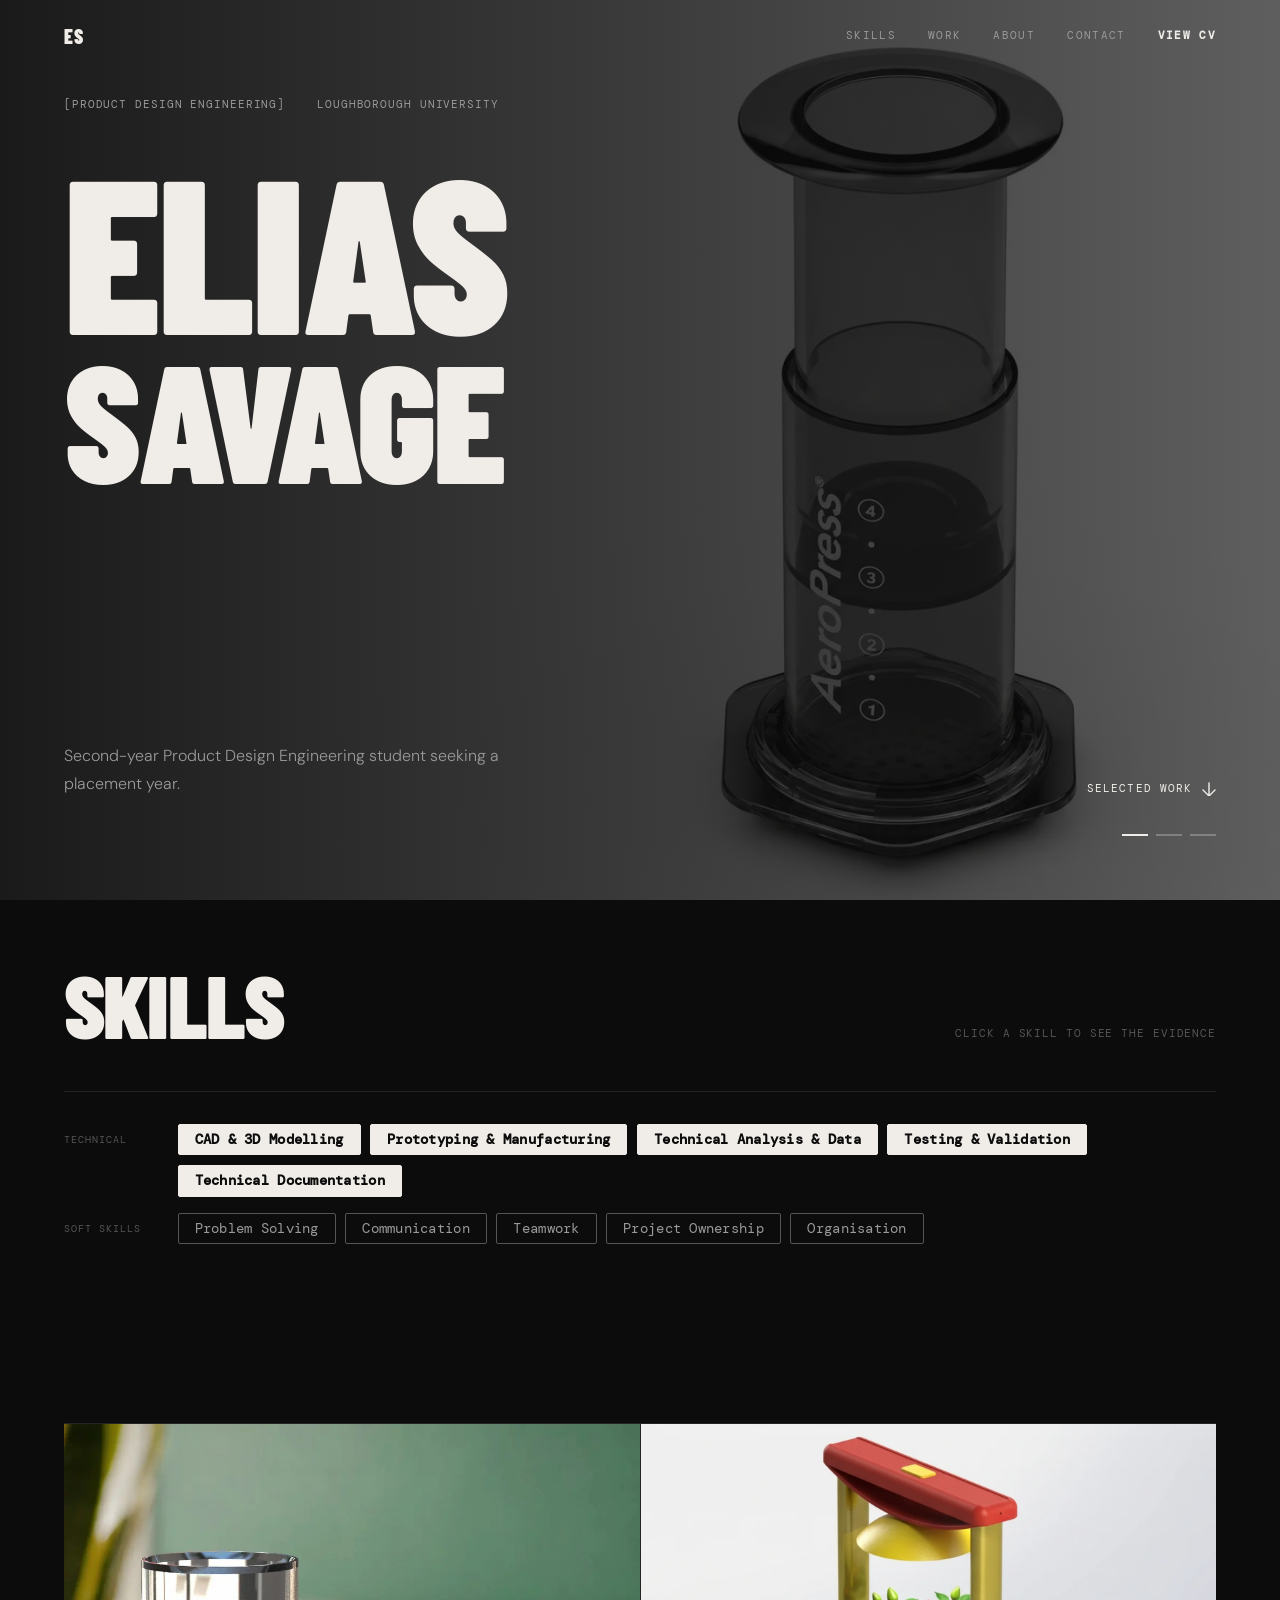
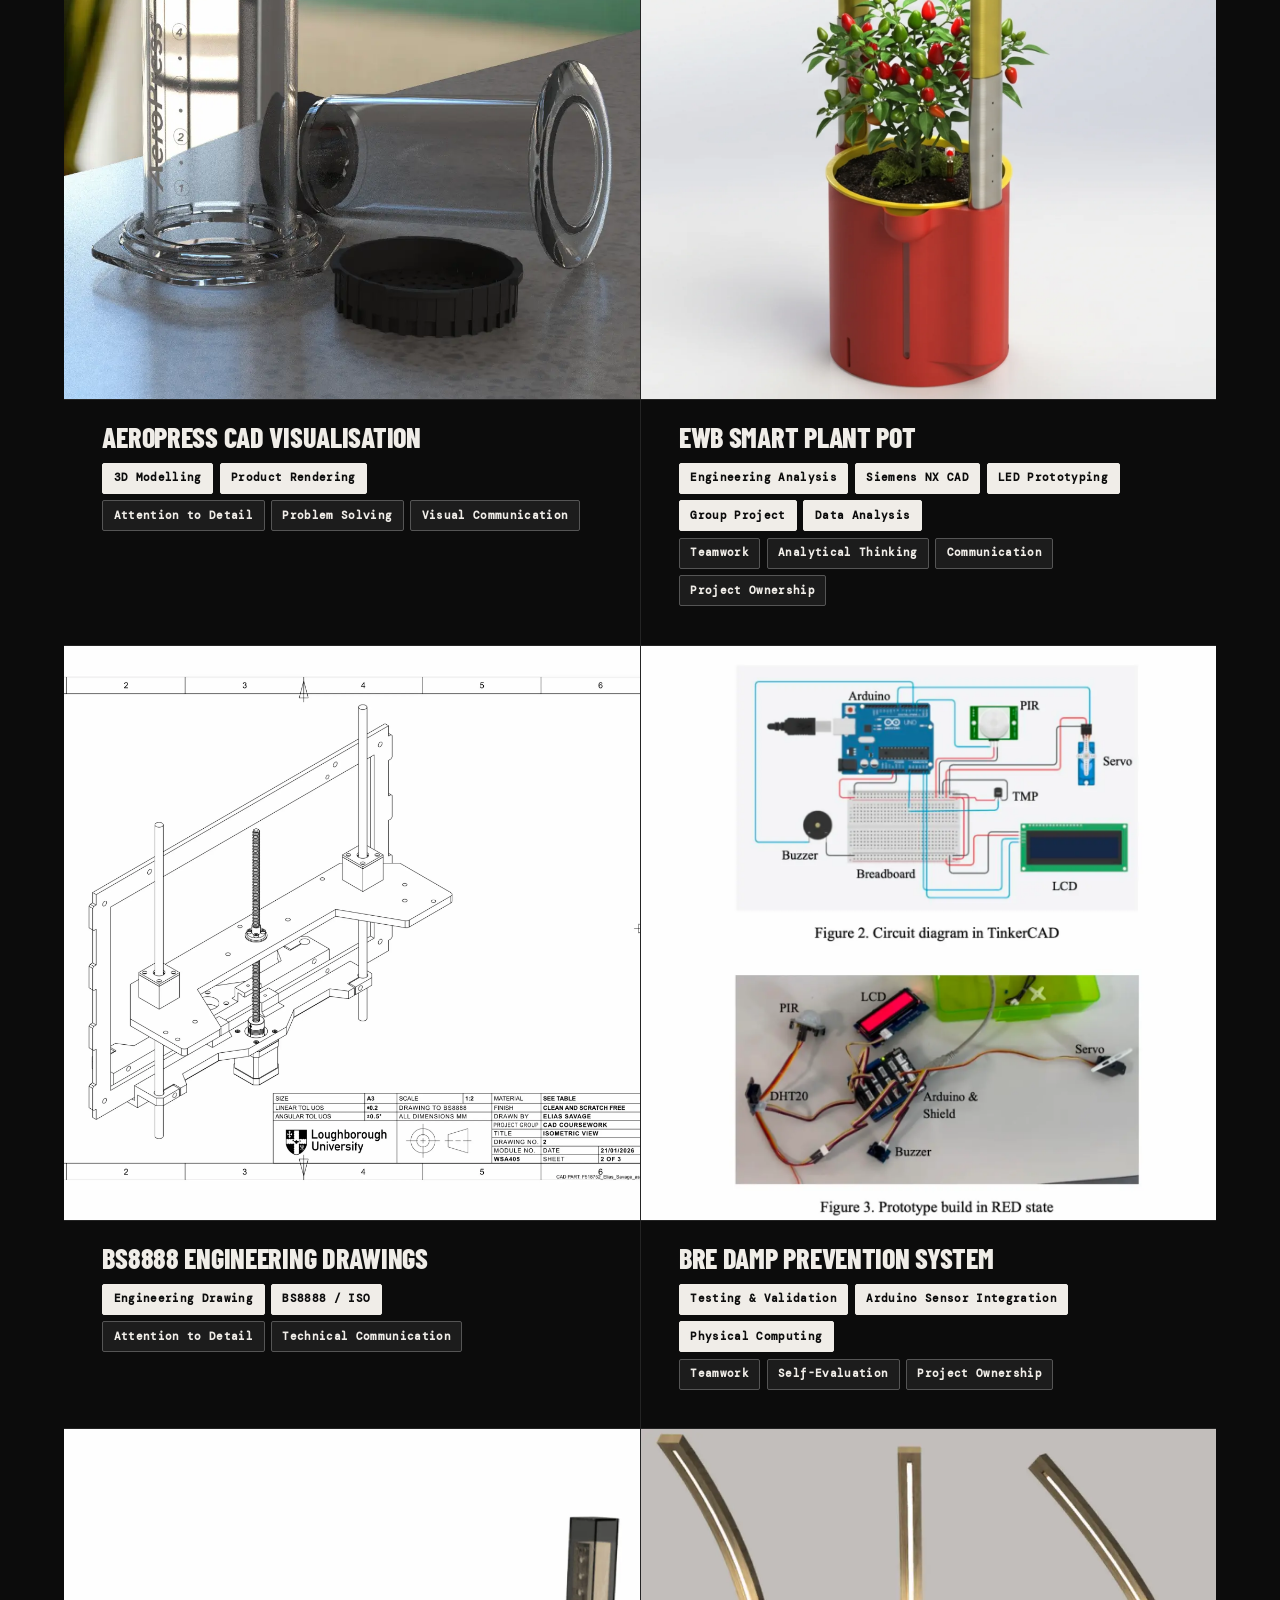
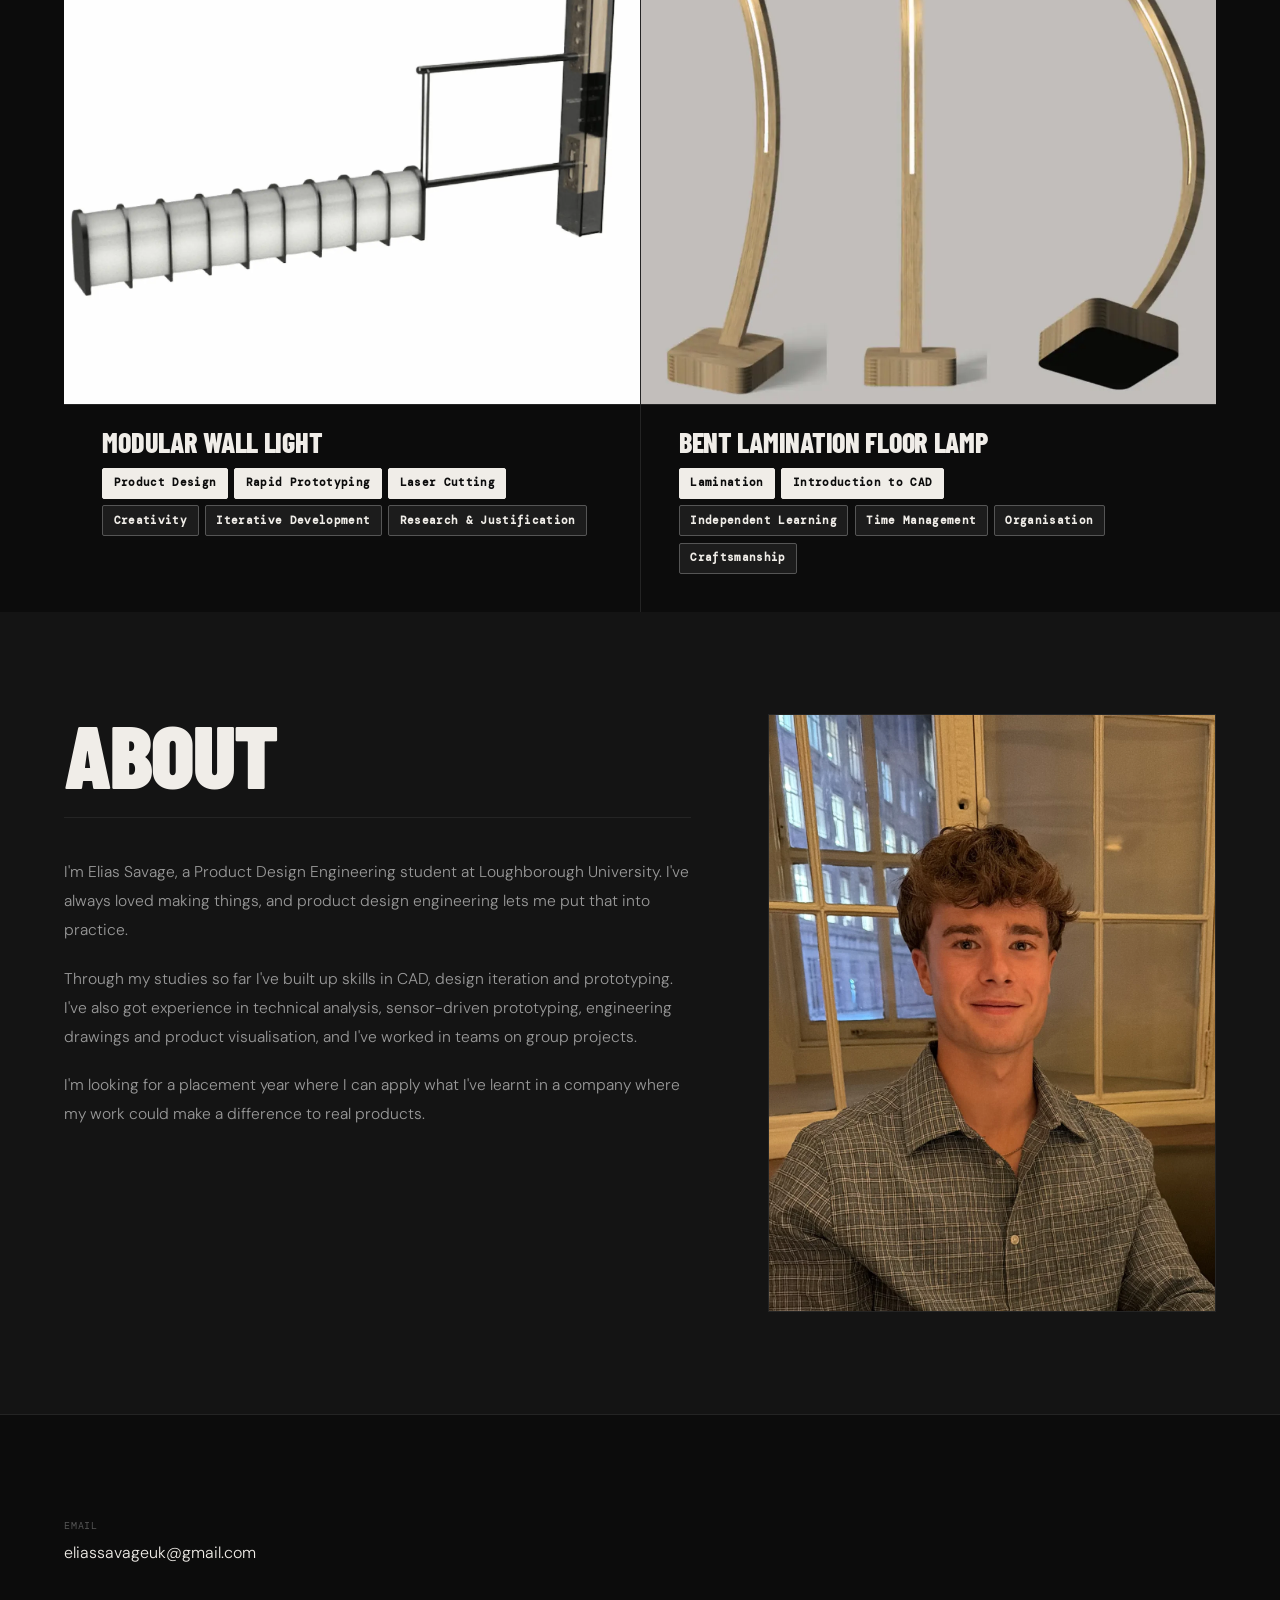
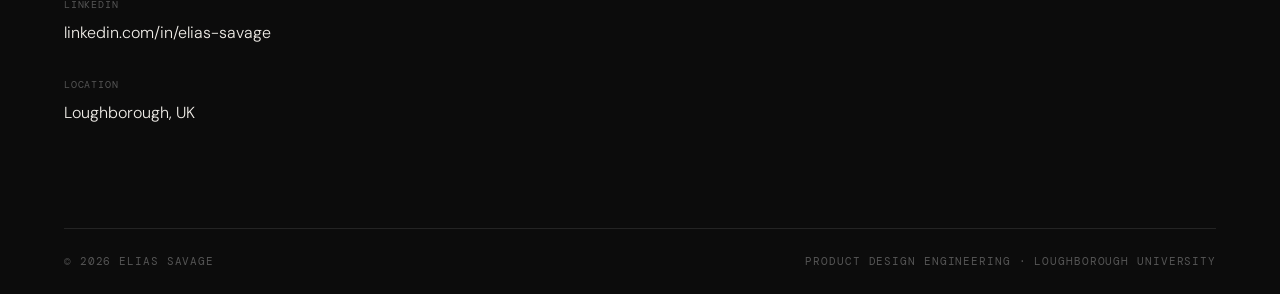
<file: index.html>
<!DOCTYPE html>
<html lang="en">
<head>

<meta charset="UTF-8">
<meta name="viewport" content="width=device-width, initial-scale=1.0">
<title>Elias Savage — Product Design Engineering</title>
<link rel="preconnect" href="https://fonts.googleapis.com">
<link rel="preconnect" href="https://fonts.gstatic.com" crossorigin>
<link href="https://fonts.googleapis.com/css2?family=Barlow+Condensed:wght@400;600;700;800;900&family=DM+Sans:opsz,wght@9..40,300;9..40,400;9..40,500&family=DM+Mono:wght@400;500&display=swap" rel="stylesheet">
<style>
:root{--bg:#0c0c0c;--bg2:#141414;--bg3:#1c1c1c;--text:#f0ede8;--text-mid:#999;--text-dim:#555;--border:#242424;--font-d:'Barlow Condensed',sans-serif;--font-b:'DM Sans',sans-serif;--font-m:'DM Mono',monospace;--gap:clamp(1.5rem,3vw,3rem);--gutter:clamp(1.5rem,5vw,5rem)}
*,*::before,*::after{box-sizing:border-box;margin:0;padding:0}
html{scroll-behavior:smooth}
body{background:var(--bg);color:var(--text);font-family:var(--font-b);font-size:16px;font-weight:400;line-height:1.6;-webkit-font-smoothing:antialiased;overflow-x:hidden}
a{color:inherit;text-decoration:none}ul{list-style:none}img{display:block;width:100%}
.mono{font-family:var(--font-m);font-size:.7rem;letter-spacing:.08em;text-transform:uppercase}
.dim{color:var(--text-dim)}
.nav{position:fixed;top:0;left:0;right:0;z-index:100;display:flex;justify-content:space-between;align-items:center;padding:1.25rem var(--gutter);transition:background .4s}
.nav.scrolled{background:rgba(12,12,12,.92);backdrop-filter:blur(12px);border-bottom:1px solid var(--border)}
.nav-logo{font-family:var(--font-d);font-weight:900;font-size:1.25rem;letter-spacing:.06em}
.nav-links{display:flex;gap:2rem}
.nav-links a{font-family:var(--font-m);font-size:.7rem;letter-spacing:.12em;text-transform:uppercase;color:var(--text-mid);transition:color .2s}
.nav-links a:hover{color:var(--text)}
.nav-links .nav-cta{color:var(--text);font-weight:700}
.nav-links .nav-cta:hover{color:var(--text-mid)}
.hero{position:relative;min-height:100svh;display:grid;grid-template-rows:auto 1fr auto auto;padding:6rem var(--gutter) var(--gutter);gap:var(--gap);isolation:isolate}
.hero>*{position:relative;z-index:2}
.hero-bg{position:absolute;inset:0;z-index:0;overflow:hidden}
.hero-bg .img-slot{position:absolute;inset:0;aspect-ratio:auto!important;border:none;opacity:0;pointer-events:none;transition:opacity 1.1s ease;justify-content:flex-end;align-items:flex-start;padding:0;background:var(--bg)}
.hero-bg .img-slot .slot-hint{position:absolute;right:var(--gutter);top:6rem;color:var(--text-mid)}
.hero-bg .img-slot.active{opacity:1;pointer-events:auto}
.hero-bg::after{content:'';position:absolute;inset:0;z-index:1;pointer-events:none;background:linear-gradient(to right,rgba(12,12,12,.94) 0%,rgba(12,12,12,.82) 45%,rgba(12,12,12,.66) 100%)}
.hero .hero-meta>*,.hero .hero-meta{color:var(--text-mid)}
.hero .scroll-cue{color:var(--text)}
.hero .hero-sub{color:var(--text-mid)}
.hero-dots{position:absolute;bottom:var(--gutter);right:var(--gutter);z-index:3;display:flex;gap:.5rem}
.hero-meta{display:flex;gap:2rem;align-items:center;color:var(--text-mid)}
.hero-name{font-family:var(--font-d);font-weight:900;font-size:clamp(4.5rem,13vw,13rem);line-height:.88;letter-spacing:-.02em;text-transform:uppercase}
.hero-name .nm-a{font-size:1.2em}
.hero-bottom{display:flex;justify-content:space-between;align-items:flex-end;gap:2rem}
.hero-sub{max-width:44ch;font-size:1rem;color:var(--text-mid);font-weight:300;line-height:1.75}
.scroll-cue{display:flex;align-items:center;gap:.6rem;font-family:var(--font-m);font-size:.7rem;letter-spacing:.1em;text-transform:uppercase;color:var(--text-dim);transition:color .2s;white-space:nowrap}
.scroll-cue:hover{color:var(--text)}
.hero-grid{display:grid;grid-template-columns:repeat(3,1fr);gap:.75rem}
.rot-dot{width:26px;height:2px;background:rgba(240,237,232,.28);border:none;padding:0;cursor:pointer;transition:background .3s}
.rot-dot.on{background:var(--text)}
.hero-thumb .img-slot{aspect-ratio:4/5}
.img-slot{background:var(--bg3);border:1px solid var(--border);display:flex;flex-direction:column;justify-content:flex-end;align-items:flex-start;padding:1rem;position:relative;overflow:hidden;transition:border-color .25s;cursor:pointer;width:100%}
.img-slot:hover{border-color:var(--text-dim)}
.img-slot.drag-over{border-color:var(--text);background:var(--bg2)}
.img-slot img{position:absolute;inset:0;width:100%;height:100%;object-fit:cover}
.slot-tag{position:absolute;top:.75rem;left:.75rem;font-family:var(--font-m);font-size:.65rem;letter-spacing:.08em;color:var(--text-dim)}
.slot-label{font-family:var(--font-d);font-weight:700;font-size:clamp(.85rem,1.4vw,1.05rem);line-height:1.1;color:var(--text-mid);position:relative;z-index:1}
.slot-hint{font-family:var(--font-m);font-size:.62rem;letter-spacing:.08em;color:var(--text-dim);position:relative;z-index:1}
.core-skills{padding:clamp(2.5rem,5vw,4rem) var(--gutter) clamp(3rem,6vw,5rem)}
.skills-band{display:flex;flex-direction:column;gap:1rem;margin-top:2rem}
.tag-row{display:grid;grid-template-columns:6.5rem 1fr;column-gap:.6rem;align-items:start}
.tag-row-label{font-size:.62rem;font-family:var(--font-m);letter-spacing:.1em;text-transform:uppercase;color:var(--text-dim);padding-top:.5rem}
.chips{display:flex;flex-wrap:wrap;gap:.6rem}
.skill-tag{font-family:var(--font-m);font-size:.85rem;letter-spacing:.02em;padding:.5rem 1rem;border-radius:2px;white-space:nowrap;line-height:1;display:inline-block;transition:transform .15s,border-color .15s,color .15s}
.skill-tag.core{background:var(--text);color:var(--bg);font-weight:700;border:1px solid var(--text)}
.skill-tag.soft{background:transparent;color:var(--text-mid);border:1px solid var(--text-dim);font-weight:400}
.skill-tag:hover{transform:translateY(-2px)}
.skill-tag.soft:hover{border-color:var(--text);color:var(--text)}
section{padding:clamp(4rem,8vw,8rem) var(--gutter)}
.section-header{display:flex;justify-content:space-between;align-items:flex-end;padding-bottom:3rem;border-bottom:1px solid var(--border);margin-bottom:0}
.section-title{font-family:var(--font-d);font-weight:900;font-size:clamp(3.5rem,7vw,7rem);line-height:.88;letter-spacing:-.02em;text-transform:uppercase}
.work-grid{display:grid;grid-template-columns:1fr 1fr;background:var(--border);gap:1px;border-top:1px solid var(--border)}
.work-card{background:var(--bg);display:flex;flex-direction:column;transition:background .25s;color:inherit}
.work-card:hover{background:var(--bg3)}
.work-card .img-slot{aspect-ratio:1/1;border:none;border-bottom:1px solid var(--border);flex-shrink:0}
.card-info{padding:1.5rem var(--gap) var(--gap)}
.yr{font-family:var(--font-m);font-size:.62rem;color:var(--text-dim);margin-left:auto}
.card-title{font-family:var(--font-d);font-weight:800;font-size:clamp(1.4rem,2.2vw,2rem);line-height:.95;letter-spacing:-.01em;text-transform:uppercase;color:var(--text);transition:color .25s}
.card-skills{display:flex;flex-wrap:wrap;gap:.4rem;margin-top:.75rem}
.chip-sm{font-family:var(--font-m);font-size:.7rem;font-weight:700;letter-spacing:.03em;color:var(--text);background:var(--bg3);border:1px solid var(--text-dim);padding:.35rem .65rem;border-radius:2px}
.chip-sm.tech{background:var(--text);color:var(--bg);border-color:var(--text)}
.card-skills+.card-skills{margin-top:.4rem}
.work-card:hover .chip-sm{border-color:var(--text)}
.work-card:hover .card-title{color:var(--text-mid)}
.about{background:var(--bg2)}
.about-inner{display:grid;grid-template-columns:1.4fr 1fr;gap:clamp(3rem,6vw,6rem);align-items:start}
.about-head{display:flex;justify-content:space-between;align-items:flex-end;margin-bottom:2.5rem;padding-bottom:1.5rem;border-bottom:1px solid var(--border)}
.about-bio{color:var(--text-mid);font-size:.975rem;line-height:1.85;font-weight:300;margin-bottom:1.25rem}
.skills-grid{display:grid;grid-template-columns:repeat(3,1fr);gap:1.5rem;margin-top:2.5rem;padding-top:2rem;border-top:1px solid var(--border)}
.skill-group{display:flex;flex-direction:column;gap:.35rem}
.skill-head{display:block;font-family:var(--font-m);font-size:.62rem;letter-spacing:.08em;text-transform:uppercase;color:var(--text-dim);margin-bottom:.4rem}
.skill-item{font-size:.85rem;color:var(--text-mid);font-weight:300}
.img-slot.aspect-port{aspect-ratio:3/4;min-height:420px}
.contact{background:var(--bg);border-top:1px solid var(--border);padding-bottom:0}
.contact-inner{display:grid;grid-template-columns:1fr 1fr;gap:var(--gap);align-items:center;padding-bottom:clamp(4rem,8vw,8rem)}
.contact-title{font-family:var(--font-d);font-weight:900;font-size:clamp(4rem,9vw,9rem);line-height:.88;letter-spacing:-.02em;text-transform:uppercase}
.contact-details{display:flex;flex-direction:column;gap:2rem}
.contact-item{display:flex;flex-direction:column;gap:.4rem}
.contact-label{font-family:var(--font-m);font-size:.62rem;letter-spacing:.08em;text-transform:uppercase;color:var(--text-dim)}
.contact-link{font-size:1rem;font-weight:300;color:var(--text);transition:color .2s}
.contact-link:hover{color:var(--text-mid)}
.footer-bar{display:flex;justify-content:space-between;padding:1.5rem 0;border-top:1px solid var(--border);color:var(--text-dim)}
.reveal{opacity:0;transform:translateY(20px);transition:opacity .65s ease,transform .65s ease}
.reveal.in{opacity:1;transform:none}
@media(max-width:900px){.about-inner,.contact-inner{grid-template-columns:1fr}.hero-bg::after{background:linear-gradient(to bottom,rgba(12,12,12,.8) 0%,rgba(12,12,12,.62) 50%,rgba(12,12,12,.85) 100%)}.hero-name{font-size:clamp(4rem,18vw,9rem)}}
@media(max-width:640px){.work-grid{grid-template-columns:1fr}.hero-grid{grid-template-columns:1fr 1fr}.hero-grid .hero-thumb:last-child{display:none}.hero-bottom{flex-direction:column;align-items:flex-start}.skills-grid{grid-template-columns:1fr 1fr}.section-header{flex-direction:column;align-items:flex-start;gap:1rem}.footer-bar{flex-direction:column;gap:.5rem}}
</style>
</head>
<body>
<nav class="nav" id="nav">
  <a href="#hero" class="nav-logo">ES</a>
  <div class="nav-links">
    <a href="#skills">Skills</a>
    <a href="#work">Work</a>
    <a href="#about">About</a>
    <a href="#contact">Contact</a>
    <a href="Elias%20Savage%20CV.pdf" target="_blank" rel="noopener" class="nav-cta">View CV</a>
  </div>
</nav>

<section class="hero" id="hero">
  <div class="hero-bg" id="rotator">
    <div class="img-slot active"><img src="images/home/bg-1.webp" alt=""></div>
    <div class="img-slot"><img src="images/home/bg-2.webp" alt=""></div>
    <div class="img-slot"><img src="images/home/bg-3.webp" alt=""></div>
  </div>
  <div class="rot-dots hero-dots" id="rotDots"></div>
  <div class="hero-meta">
    <span class="mono dim">[Product Design Engineering]</span>
    <span class="mono dim">Loughborough University</span>
  </div>
  <h1 class="hero-name"><span class="nm-a">ELIAS</span><br><span class="nm-b">SAVAGE</span></h1>
  <div class="hero-bottom">
    <p class="hero-sub">Second-year Product Design Engineering student seeking a placement year.</p>
    <a href="#work" class="scroll-cue">Selected Work <svg width="14" height="14" viewBox="0 0 14 14" fill="none"><path d="M7 1v12M1 8l6 6 6-6" stroke="currentColor" stroke-width="1.4" stroke-linecap="round" stroke-linejoin="round"/></svg></a>
  </div>

</section>

<section class="core-skills reveal" id="skills">
  <div class="section-header">
    <h2 class="section-title">SKILLS</h2>
    <span class="mono dim">Click a skill to see the evidence</span>
  </div>
  <div class="skills-band">
    <div class="tag-row">
      <span class="tag-row-label">Technical</span>
      <div class="chips">
      <a href="project-aeropress.html" class="skill-tag core">CAD &amp; 3D Modelling</a>
      <a href="project-wall-light.html" class="skill-tag core">Prototyping &amp; Manufacturing</a>
      <a href="project-plant-pot.html" class="skill-tag core">Technical Analysis &amp; Data</a>
      <a href="project-damp-system.html" class="skill-tag core">Testing &amp; Validation</a>
      <a href="project-drawings.html" class="skill-tag core">Technical Documentation</a>
      </div>
    </div>
    <div class="tag-row">
      <span class="tag-row-label">Soft Skills</span>
      <div class="chips">
      <a href="project-aeropress.html" class="skill-tag soft">Problem Solving</a>
      <a href="project-plant-pot.html" class="skill-tag soft">Communication</a>
      <a href="project-plant-pot.html" class="skill-tag soft">Teamwork</a>
      <a href="project-damp-system.html" class="skill-tag soft">Project Ownership</a>
      <a href="project-desk-lamp.html" class="skill-tag soft">Organisation</a>
      </div>
    </div>
  </div>
</section>

<section class="work" id="work" style="padding-bottom:0">

  <div class="work-grid">
    <a href="project-aeropress.html" class="work-card reveal">
      <div class="img-slot"><img src="images/aeropress/thumb.webp" alt="AeroPress CAD visualisation thumbnail"></div>
      <div class="card-info">
        <h3 class="card-title">AeroPress CAD Visualisation</h3>
        <div class="card-skills"><span class="chip-sm tech">3D Modelling</span><span class="chip-sm tech">Product Rendering</span></div>
        <div class="card-skills"><span class="chip-sm">Attention to Detail</span><span class="chip-sm">Problem Solving</span><span class="chip-sm">Visual Communication</span></div>
      </div>
    </a>
    <a href="project-plant-pot.html" class="work-card reveal">
      <div class="img-slot"><img src="images/plant-pot/thumb.webp" alt="EWB smart plant pot thumbnail"></div>
      <div class="card-info">
        <h3 class="card-title">EWB Smart Plant Pot</h3>
        <div class="card-skills"><span class="chip-sm tech">Engineering Analysis</span><span class="chip-sm tech">Siemens NX CAD</span><span class="chip-sm tech">LED Prototyping</span><span class="chip-sm tech">Group Project</span><span class="chip-sm tech">Data Analysis</span></div>
        <div class="card-skills"><span class="chip-sm">Teamwork</span><span class="chip-sm">Analytical Thinking</span><span class="chip-sm">Communication</span><span class="chip-sm">Project Ownership</span></div>
      </div>
    </a>
    <a href="project-drawings.html" class="work-card reveal">
      <div class="img-slot"><img src="images/drawings/thumb.webp" alt="BS8888 engineering drawings thumbnail"></div>
      <div class="card-info">
        <h3 class="card-title">BS8888 Engineering Drawings</h3>
        <div class="card-skills"><span class="chip-sm tech">Engineering Drawing</span><span class="chip-sm tech">BS8888 / ISO</span></div>
        <div class="card-skills"><span class="chip-sm">Attention to Detail</span><span class="chip-sm">Technical Communication</span></div>
      </div>
    </a>
    <a href="project-damp-system.html" class="work-card reveal">
      <div class="img-slot"><img src="images/damp-system/thumb.webp" alt="BRE damp prevention system thumbnail"></div>
      <div class="card-info">
        <h3 class="card-title">BRE Damp Prevention System</h3>
        <div class="card-skills"><span class="chip-sm tech">Testing &amp; Validation</span><span class="chip-sm tech">Arduino Sensor Integration</span><span class="chip-sm tech">Physical Computing</span></div>
        <div class="card-skills"><span class="chip-sm">Teamwork</span><span class="chip-sm">Self-Evaluation</span><span class="chip-sm">Project Ownership</span></div>
      </div>
    </a>
    <a href="project-wall-light.html" class="work-card reveal">
      <div class="img-slot"><img src="images/wall-light/thumb.webp" alt="Modular wall light thumbnail"></div>
      <div class="card-info">
        <h3 class="card-title">Modular Wall Light</h3>
        <div class="card-skills"><span class="chip-sm tech">Product Design</span><span class="chip-sm tech">Rapid Prototyping</span><span class="chip-sm tech">Laser Cutting</span></div>
        <div class="card-skills"><span class="chip-sm">Creativity</span><span class="chip-sm">Iterative Development</span><span class="chip-sm">Research &amp; Justification</span></div>
      </div>
    </a>
    <a href="project-desk-lamp.html" class="work-card reveal">
      <div class="img-slot"><img src="images/desk-lamp/thumb.webp" alt="Bent lamination floor lamp thumbnail"></div>
      <div class="card-info">
        <h3 class="card-title">Bent Lamination Floor Lamp</h3>
        <div class="card-skills"><span class="chip-sm tech">Lamination</span><span class="chip-sm tech">Introduction to CAD</span></div>
        <div class="card-skills"><span class="chip-sm">Independent Learning</span><span class="chip-sm">Time Management</span><span class="chip-sm">Organisation</span><span class="chip-sm">Craftsmanship</span></div>
      </div>
    </a>
  </div>
</section>

<section class="about" id="about">
  <div class="about-inner reveal">
    <div class="about-text">
      <div class="about-head">
        <h2 class="section-title">ABOUT</h2>
      </div>
      <p class="about-bio">I'm Elias Savage, a Product Design Engineering student at Loughborough University. I've always loved making things, and product design engineering lets me put that into practice.</p>
      <p class="about-bio">Through my studies so far I've built up skills in CAD, design iteration and prototyping. I've also got experience in technical analysis, sensor-driven prototyping, engineering drawings and product visualisation, and I've worked in teams on group projects.</p>
      <p class="about-bio">I'm looking for a placement year where I can apply what I've learnt in a company where my work could make a difference to real products.</p>

    </div>
    <div class="about-image"><div class="img-slot aspect-port"><img src="images/about/about.webp" alt="Elias Savage" style="object-position:50% 25%"></div></div>
  </div>
</section>

<section class="contact" id="contact">
  <div class="contact-inner reveal">
    <div class="contact-details">
      <div class="contact-item"><span class="contact-label">Email</span><a href="mailto:eliassavageuk@gmail.com" class="contact-link">eliassavageuk@gmail.com</a></div>
      <div class="contact-item"><span class="contact-label">LinkedIn</span><a href="https://www.linkedin.com/in/elias-savage-827507354/" target="_blank" rel="noopener" class="contact-link">linkedin.com/in/elias-savage</a></div>
      <div class="contact-item"><span class="contact-label">Location</span><span class="contact-link">Loughborough, UK</span></div>
    </div>
  </div>
  <div class="footer-bar">
    <span class="mono dim">&copy; 2026 Elias Savage</span>
    <span class="mono dim">Product Design Engineering &middot; Loughborough University</span>
  </div>
</section>

<script>
/* ── name width match ── */
(function(){
  var a=document.querySelector('.hero-name .nm-a'),b=document.querySelector('.hero-name .nm-b');
  if(!a||!b)return;
  function fit(){
    a.style.fontSize='';
    var wa=a.getBoundingClientRect().width,wb=b.getBoundingClientRect().width;
    if(wa&&wb){
      var base=parseFloat(getComputedStyle(a).fontSize);
      a.style.fontSize=(base*(wb/wa))+'px';
    }
  }
  if(document.fonts&&document.fonts.ready){document.fonts.ready.then(fit);}else{fit();}
  window.addEventListener('resize',fit);
})();

/* ── nav scroll ── */
const nav=document.getElementById('nav');
window.addEventListener('scroll',()=>nav.classList.toggle('scrolled',window.scrollY>40),{passive:true});

/* ── reveal on scroll ── */
document.querySelectorAll('.reveal').forEach(el=>{new IntersectionObserver(([e],obs)=>{if(e.isIntersecting){el.classList.add('in');obs.unobserve(el);}},{threshold:.07,rootMargin:'0px 0px -30px 0px'}).observe(el);});

/* ── hero rotator ── */
(()=>{
  const rot=document.getElementById('rotator');
  if(!rot)return;
  const slides=[...rot.querySelectorAll('.img-slot')],dots=document.getElementById('rotDots');
  slides.forEach((s,i)=>{
    const b=document.createElement('button');
    b.className='rot-dot'+(i===0?' on':'');b.type='button';b.setAttribute('aria-label','Image '+(i+1));
    b.addEventListener('click',()=>{show(i);pause();});
    dots.appendChild(b);
  });
  let cur=0,timer=null;
  function show(i){
    cur=i;
    slides.forEach((s,n)=>s.classList.toggle('active',n===i));
    [...dots.children].forEach((d,n)=>d.classList.toggle('on',n===i));
  }
  function filled(){return slides.filter(s=>s.querySelector('img'));}
  function next(){
    const f=filled();if(f.length<2)return;
    let i=cur;
    do{i=(i+1)%slides.length;}while(!slides[i].querySelector('img')&&i!==cur);
    show(i);
  }
  function start(){clearInterval(timer);timer=setInterval(next,3200);}
  function pause(){clearInterval(timer);setTimeout(start,8000);}
  rot.addEventListener('mouseenter',()=>clearInterval(timer));
  rot.addEventListener('mouseleave',start);
  start();
})();

</script>
</body>
</html>
</file>
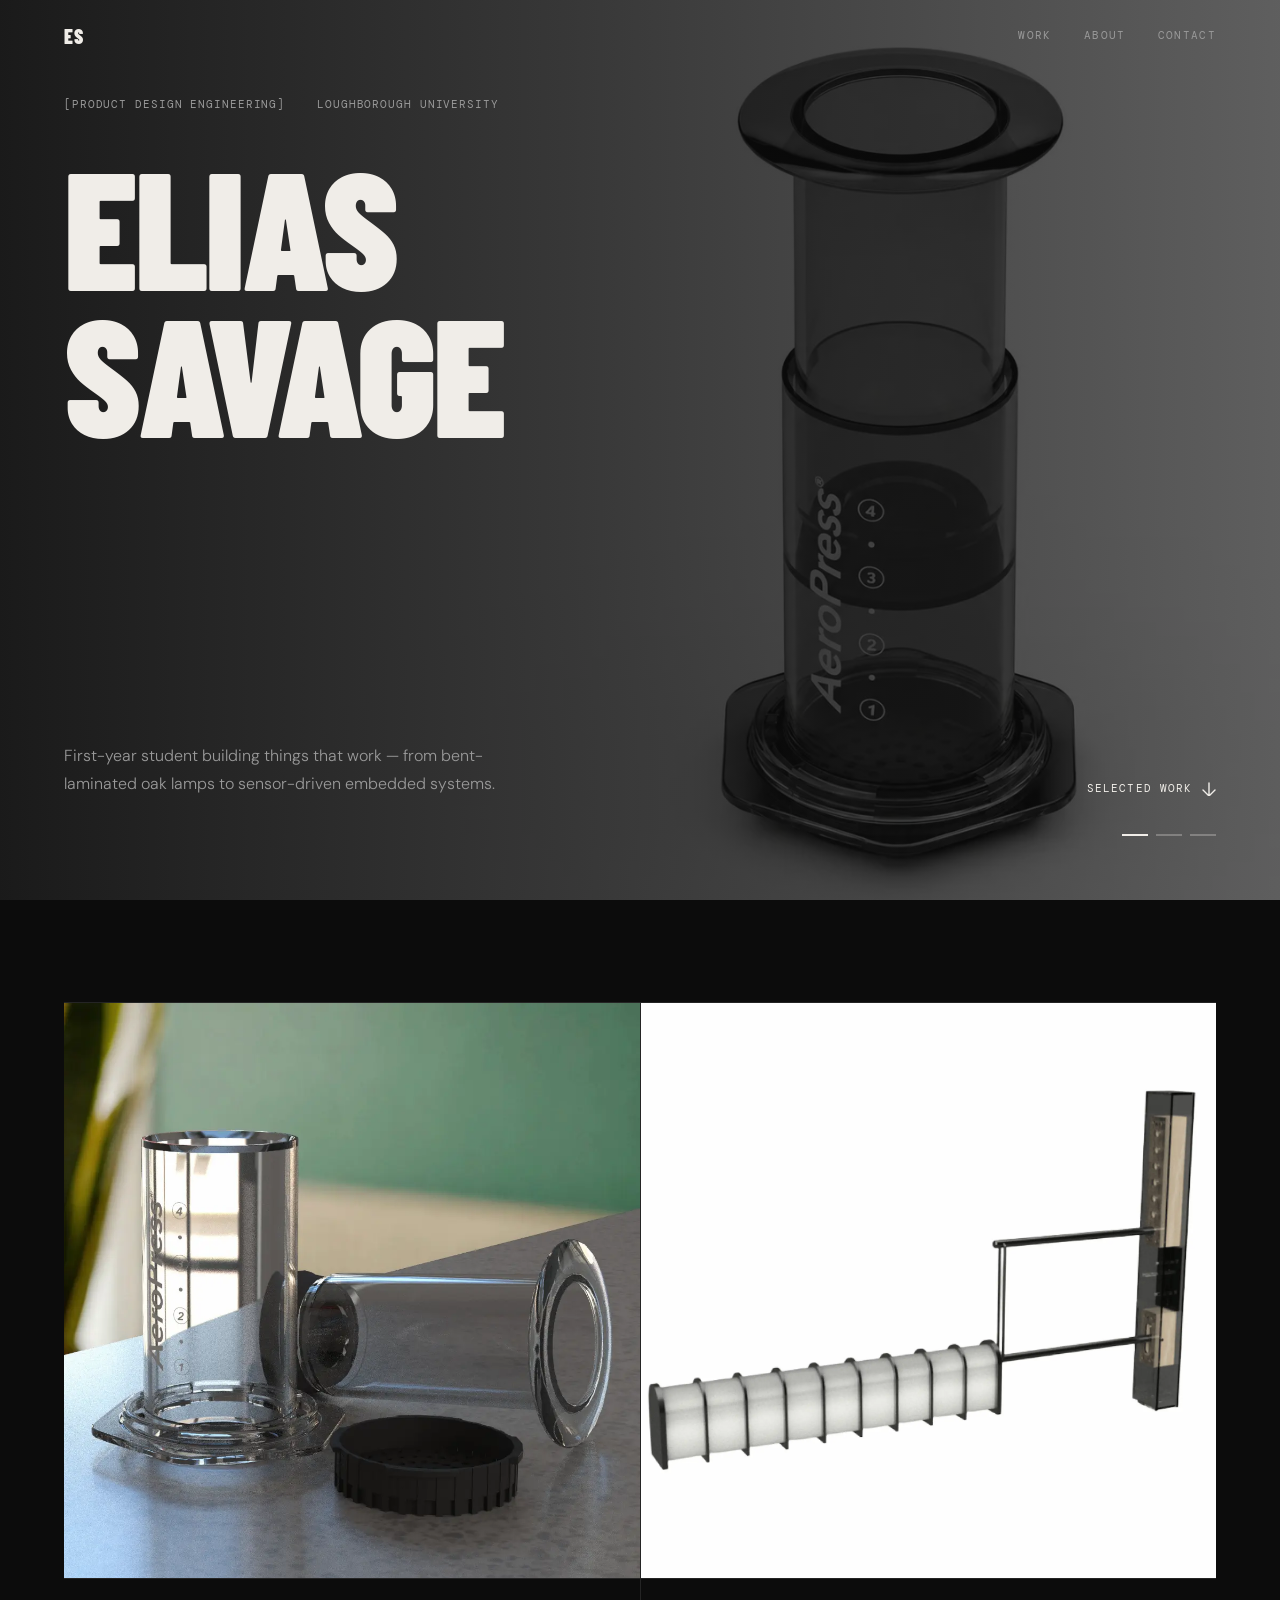
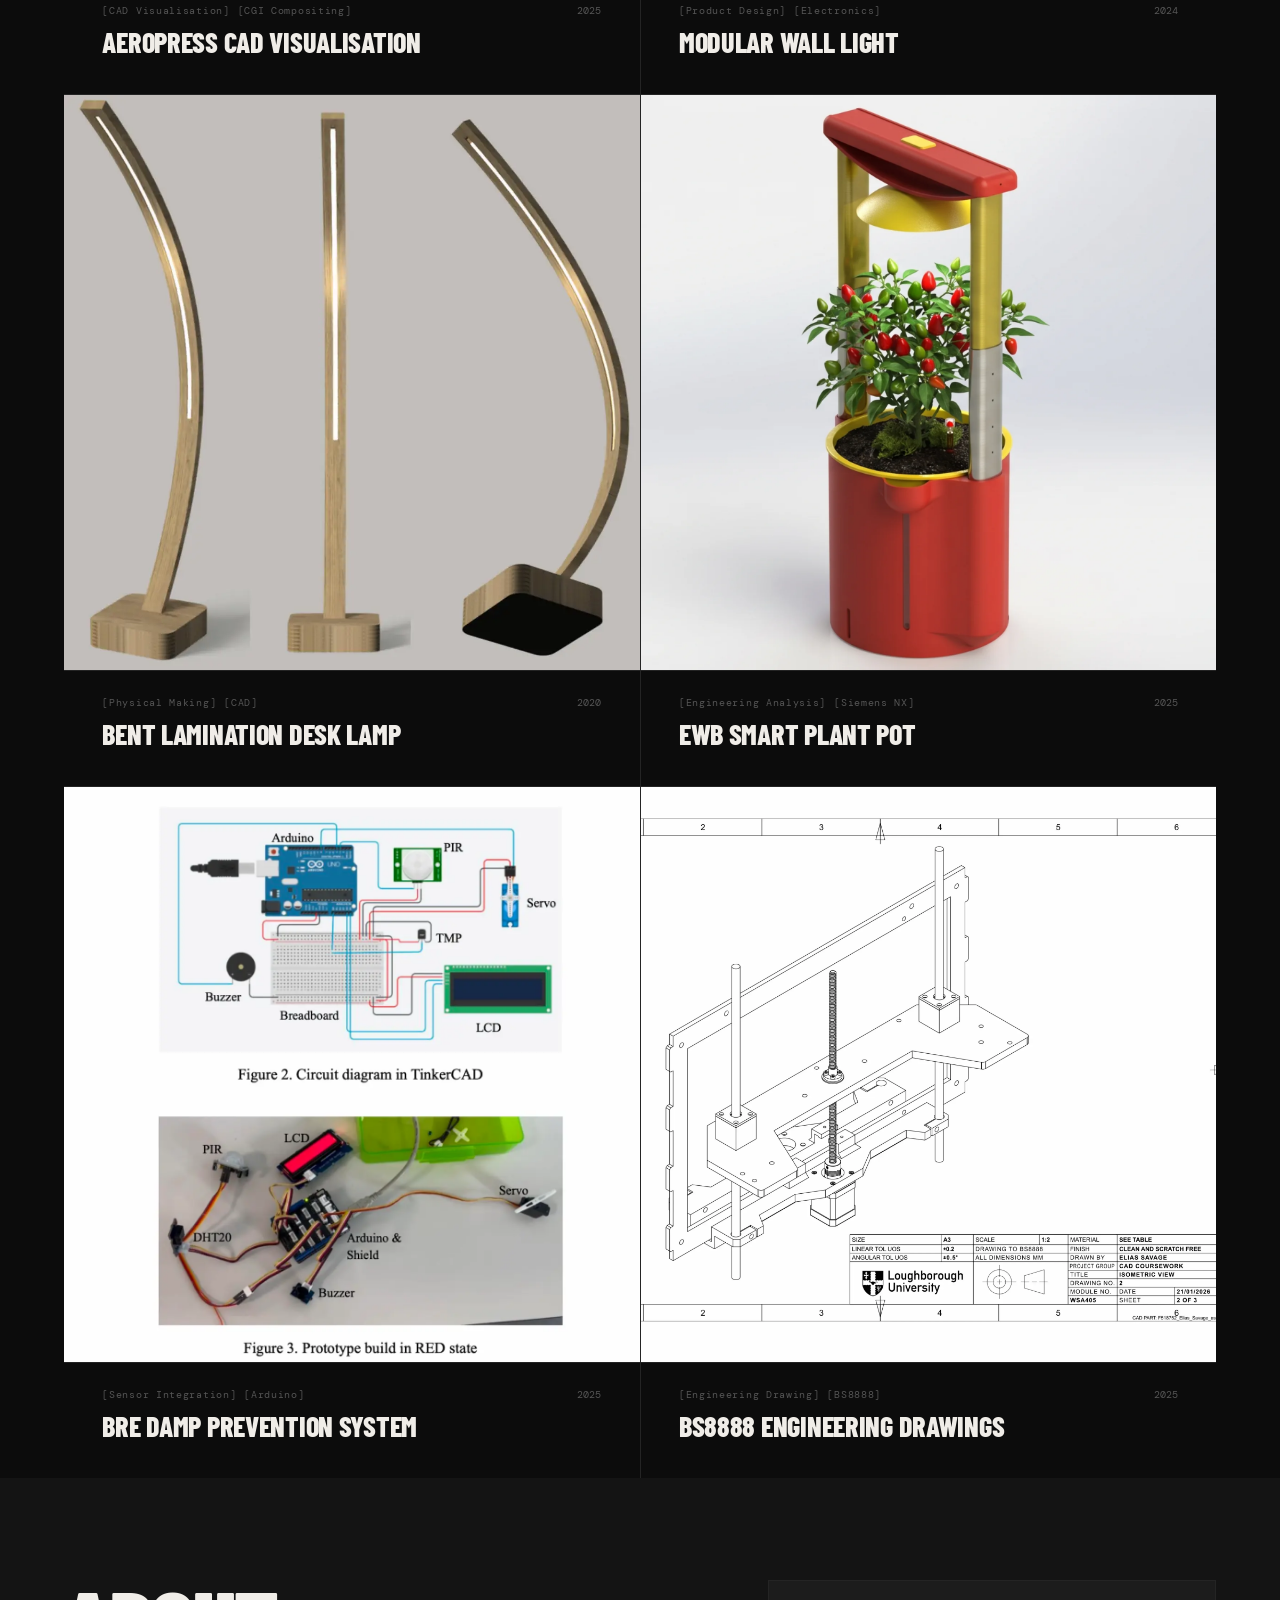
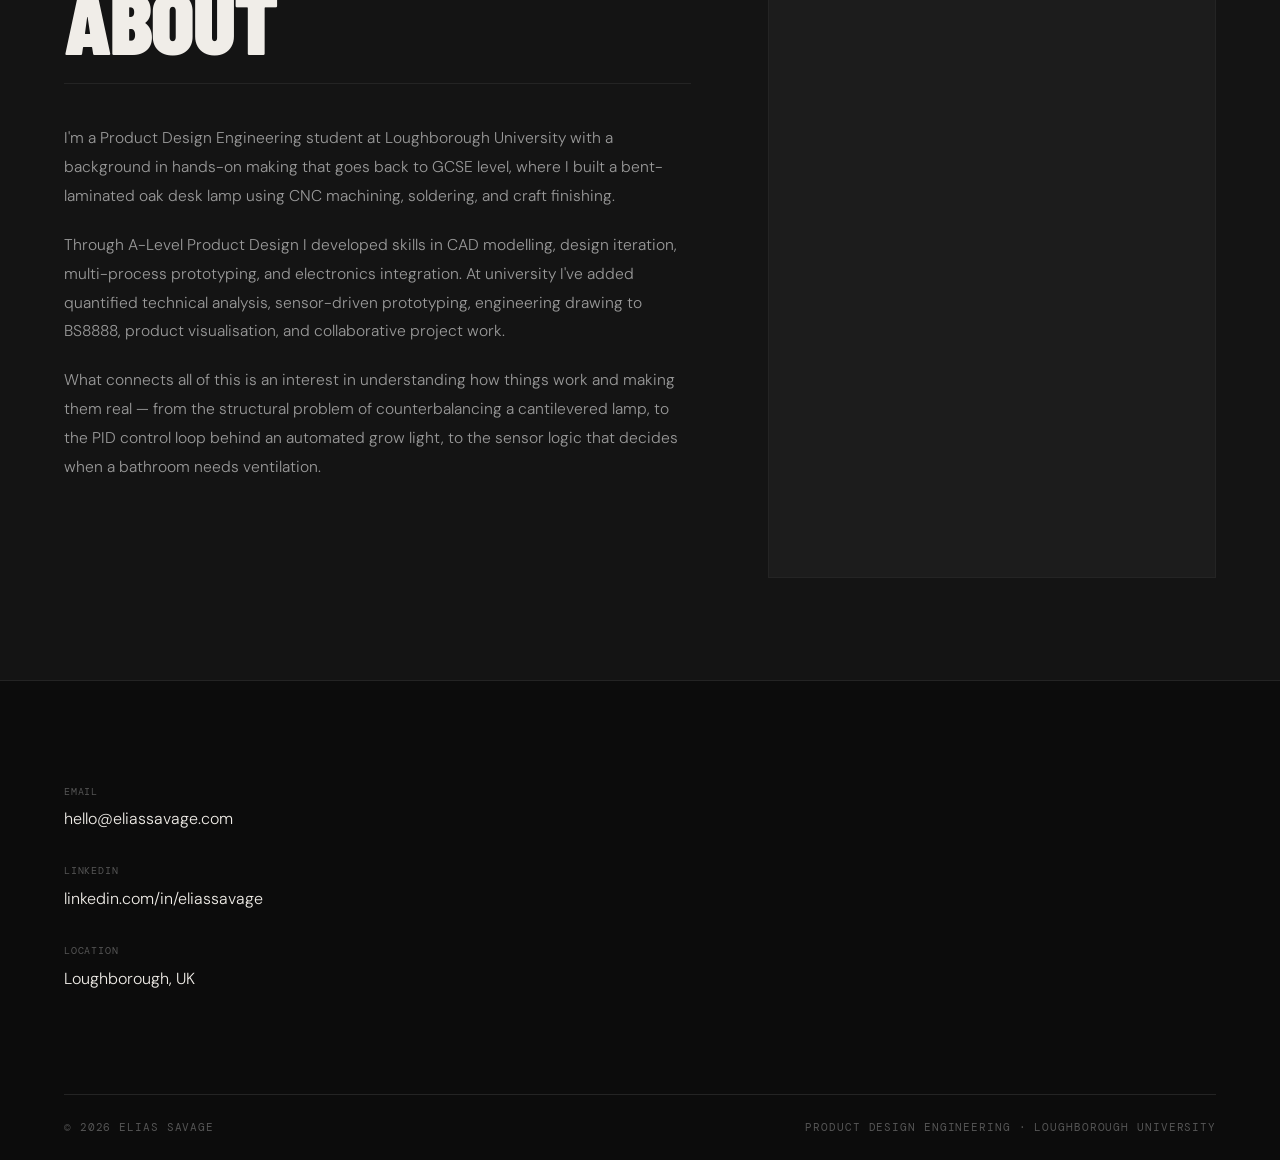
<file: portfolio.html>
<!DOCTYPE html>
<html lang="en">
<head>
<meta charset="UTF-8">
<meta name="viewport" content="width=device-width, initial-scale=1.0">
<title>Elias Savage — Product Design Engineering</title>
<link rel="preconnect" href="https://fonts.googleapis.com">
<link rel="preconnect" href="https://fonts.gstatic.com" crossorigin>
<link href="https://fonts.googleapis.com/css2?family=Barlow+Condensed:wght@400;600;700;800;900&family=DM+Sans:opsz,wght@9..40,300;9..40,400;9..40,500&family=DM+Mono:wght@400;500&display=swap" rel="stylesheet">
<style>
:root{--bg:#0c0c0c;--bg2:#141414;--bg3:#1c1c1c;--text:#f0ede8;--text-mid:#999;--text-dim:#555;--border:#242424;--font-d:'Barlow Condensed',sans-serif;--font-b:'DM Sans',sans-serif;--font-m:'DM Mono',monospace;--gap:clamp(1.5rem,3vw,3rem);--gutter:clamp(1.5rem,5vw,5rem)}
*,*::before,*::after{box-sizing:border-box;margin:0;padding:0}
html{scroll-behavior:smooth}
body{background:var(--bg);color:var(--text);font-family:var(--font-b);font-size:16px;font-weight:400;line-height:1.6;-webkit-font-smoothing:antialiased;overflow-x:hidden}
a{color:inherit;text-decoration:none}ul{list-style:none}img{display:block;width:100%}
.mono{font-family:var(--font-m);font-size:.7rem;letter-spacing:.08em;text-transform:uppercase}
.dim{color:var(--text-dim)}
.nav{position:fixed;top:0;left:0;right:0;z-index:100;display:flex;justify-content:space-between;align-items:center;padding:1.25rem var(--gutter);transition:background .4s}
.nav.scrolled{background:rgba(12,12,12,.92);backdrop-filter:blur(12px);border-bottom:1px solid var(--border)}
.nav-logo{font-family:var(--font-d);font-weight:900;font-size:1.25rem;letter-spacing:.06em}
.nav-links{display:flex;gap:2rem}
.nav-links a{font-family:var(--font-m);font-size:.7rem;letter-spacing:.12em;text-transform:uppercase;color:var(--text-mid);transition:color .2s}
.nav-links a:hover{color:var(--text)}
.hero{position:relative;min-height:100svh;display:grid;grid-template-rows:auto 1fr auto auto;padding:6rem var(--gutter) var(--gutter);gap:var(--gap);isolation:isolate}
.hero>*{position:relative;z-index:2}
.hero-bg{position:absolute;inset:0;z-index:0;overflow:hidden}
.hero-bg .img-slot{position:absolute;inset:0;aspect-ratio:auto!important;border:none;opacity:0;pointer-events:none;transition:opacity 1.1s ease;justify-content:flex-end;align-items:flex-start;padding:0;background:var(--bg)}
.hero-bg .img-slot .slot-hint{position:absolute;right:var(--gutter);top:6rem;color:var(--text-mid)}
.hero-bg .img-slot.active{opacity:1;pointer-events:auto}
.hero-bg::after{content:'';position:absolute;inset:0;z-index:1;pointer-events:none;background:linear-gradient(to right,rgba(12,12,12,.94) 0%,rgba(12,12,12,.82) 45%,rgba(12,12,12,.66) 100%)}
.hero .hero-meta>*,.hero .hero-meta{color:var(--text-mid)}
.hero .scroll-cue{color:var(--text)}
.hero .hero-sub{color:var(--text-mid)}
.hero-dots{position:absolute;bottom:var(--gutter);right:var(--gutter);z-index:3;display:flex;gap:.5rem}
.hero-meta{display:flex;gap:2rem;align-items:center;color:var(--text-mid)}
.hero-name{font-family:var(--font-d);font-weight:900;font-size:clamp(4.5rem,13vw,13rem);line-height:.88;letter-spacing:-.02em;text-transform:uppercase}
.hero-bottom{display:flex;justify-content:space-between;align-items:flex-end;gap:2rem}
.hero-sub{max-width:44ch;font-size:1rem;color:var(--text-mid);font-weight:300;line-height:1.75}
.scroll-cue{display:flex;align-items:center;gap:.6rem;font-family:var(--font-m);font-size:.7rem;letter-spacing:.1em;text-transform:uppercase;color:var(--text-dim);transition:color .2s;white-space:nowrap}
.scroll-cue:hover{color:var(--text)}
.hero-grid{display:grid;grid-template-columns:repeat(3,1fr);gap:.75rem}
.rot-dot{width:26px;height:2px;background:rgba(240,237,232,.28);border:none;padding:0;cursor:pointer;transition:background .3s}
.rot-dot.on{background:var(--text)}
.hero-thumb .img-slot{aspect-ratio:4/5}
.img-slot{background:var(--bg3);border:1px solid var(--border);display:flex;flex-direction:column;justify-content:flex-end;align-items:flex-start;padding:1rem;position:relative;overflow:hidden;transition:border-color .25s;cursor:pointer;width:100%}
.img-slot:hover{border-color:var(--text-dim)}
.img-slot.drag-over{border-color:var(--text);background:var(--bg2)}
.img-slot img{position:absolute;inset:0;width:100%;height:100%;object-fit:cover}
.slot-tag{position:absolute;top:.75rem;left:.75rem;font-family:var(--font-m);font-size:.65rem;letter-spacing:.08em;color:var(--text-dim)}
.slot-label{font-family:var(--font-d);font-weight:700;font-size:clamp(.85rem,1.4vw,1.05rem);line-height:1.1;color:var(--text-mid);position:relative;z-index:1}
.slot-hint{font-family:var(--font-m);font-size:.62rem;letter-spacing:.08em;color:var(--text-dim);position:relative;z-index:1}
section{padding:clamp(4rem,8vw,8rem) var(--gutter)}
.section-header{display:flex;justify-content:space-between;align-items:flex-end;padding-bottom:3rem;border-bottom:1px solid var(--border);margin-bottom:0}
.section-title{font-family:var(--font-d);font-weight:900;font-size:clamp(3.5rem,7vw,7rem);line-height:.88;letter-spacing:-.02em;text-transform:uppercase}
.work-grid{display:grid;grid-template-columns:1fr 1fr;background:var(--border);gap:1px;border-top:1px solid var(--border)}
.work-card{background:var(--bg);display:flex;flex-direction:column;transition:background .25s;color:inherit}
.work-card:hover{background:var(--bg3)}
.work-card .img-slot{aspect-ratio:1/1;border:none;border-bottom:1px solid var(--border);flex-shrink:0}
.card-info{padding:1.5rem var(--gap) var(--gap)}
.card-meta-row{display:flex;flex-wrap:wrap;gap:.5rem;align-items:center;margin-bottom:.65rem}
.bracket-tag{font-family:var(--font-m);font-size:.62rem;letter-spacing:.07em;color:var(--text-dim)}
.yr{font-family:var(--font-m);font-size:.62rem;color:var(--text-dim);margin-left:auto}
.card-title{font-family:var(--font-d);font-weight:800;font-size:clamp(1.4rem,2.2vw,2rem);line-height:.95;letter-spacing:-.01em;text-transform:uppercase;color:var(--text);transition:color .25s}
.work-card:hover .card-title{color:var(--text-mid)}
.about{background:var(--bg2)}
.about-inner{display:grid;grid-template-columns:1.4fr 1fr;gap:clamp(3rem,6vw,6rem);align-items:start}
.about-head{display:flex;justify-content:space-between;align-items:flex-end;margin-bottom:2.5rem;padding-bottom:1.5rem;border-bottom:1px solid var(--border)}
.about-bio{color:var(--text-mid);font-size:.975rem;line-height:1.85;font-weight:300;margin-bottom:1.25rem}
.skills-grid{display:grid;grid-template-columns:repeat(3,1fr);gap:1.5rem;margin-top:2.5rem;padding-top:2rem;border-top:1px solid var(--border)}
.skill-group{display:flex;flex-direction:column;gap:.35rem}
.skill-head{display:block;font-family:var(--font-m);font-size:.62rem;letter-spacing:.08em;text-transform:uppercase;color:var(--text-dim);margin-bottom:.4rem}
.skill-item{font-size:.85rem;color:var(--text-mid);font-weight:300}
.img-slot.aspect-port{aspect-ratio:3/4;min-height:420px}
.contact{background:var(--bg);border-top:1px solid var(--border);padding-bottom:0}
.contact-inner{display:grid;grid-template-columns:1fr 1fr;gap:var(--gap);align-items:center;padding-bottom:clamp(4rem,8vw,8rem)}
.contact-title{font-family:var(--font-d);font-weight:900;font-size:clamp(4rem,9vw,9rem);line-height:.88;letter-spacing:-.02em;text-transform:uppercase}
.contact-details{display:flex;flex-direction:column;gap:2rem}
.contact-item{display:flex;flex-direction:column;gap:.4rem}
.contact-label{font-family:var(--font-m);font-size:.62rem;letter-spacing:.08em;text-transform:uppercase;color:var(--text-dim)}
.contact-link{font-size:1rem;font-weight:300;color:var(--text);transition:color .2s}
.contact-link:hover{color:var(--text-mid)}
.footer-bar{display:flex;justify-content:space-between;padding:1.5rem 0;border-top:1px solid var(--border);color:var(--text-dim)}
.reveal{opacity:0;transform:translateY(20px);transition:opacity .65s ease,transform .65s ease}
.reveal.in{opacity:1;transform:none}
@media(max-width:900px){.about-inner,.contact-inner{grid-template-columns:1fr}.hero-bg::after{background:linear-gradient(to bottom,rgba(12,12,12,.8) 0%,rgba(12,12,12,.62) 50%,rgba(12,12,12,.85) 100%)}.hero-name{font-size:clamp(4rem,18vw,9rem)}}
@media(max-width:640px){.work-grid{grid-template-columns:1fr}.hero-grid{grid-template-columns:1fr 1fr}.hero-grid .hero-thumb:last-child{display:none}.hero-bottom{flex-direction:column;align-items:flex-start}.skills-grid{grid-template-columns:1fr 1fr}.section-header{flex-direction:column;align-items:flex-start;gap:1rem}.footer-bar{flex-direction:column;gap:.5rem}}
</style>
</head>
<body>
<nav class="nav" id="nav">
  <a href="#hero" class="nav-logo">ES</a>
  <div class="nav-links">
    <a href="#work">Work</a>
    <a href="#about">About</a>
    <a href="#contact">Contact</a>
  </div>
</nav>

<section class="hero" id="hero">
  <div class="hero-bg" id="rotator">
    <div class="img-slot active"><img src="images/home/bg-1.webp" alt=""></div>
    <div class="img-slot"><img src="images/home/bg-2.webp" alt=""></div>
    <div class="img-slot"><img src="images/home/bg-3.webp" alt=""></div>
  </div>
  <div class="rot-dots hero-dots" id="rotDots"></div>
  <div class="hero-meta">
    <span class="mono dim">[Product Design Engineering]</span>
    <span class="mono dim">Loughborough University</span>
  </div>
  <h1 class="hero-name">ELIAS<br>SAVAGE</h1>
  <div class="hero-bottom">
    <p class="hero-sub">First-year student building things that work — from bent-laminated oak lamps to sensor-driven embedded systems.</p>
    <a href="#work" class="scroll-cue">Selected Work <svg width="14" height="14" viewBox="0 0 14 14" fill="none"><path d="M7 1v12M1 8l6 6 6-6" stroke="currentColor" stroke-width="1.4" stroke-linecap="round" stroke-linejoin="round"/></svg></a>
  </div>

</section>

<section class="work" id="work" style="padding-bottom:0">

  <div class="work-grid">
    <a href="project-aeropress.html" class="work-card reveal">
      <div class="img-slot"><img src="images/aeropress/thumb.webp" alt="AeroPress CAD visualisation thumbnail"></div>
      <div class="card-info">
        <div class="card-meta-row"><span class="bracket-tag">[CAD Visualisation]</span><span class="bracket-tag">[CGI Compositing]</span><span class="yr">2025</span></div>
        <h3 class="card-title">AeroPress CAD Visualisation</h3>
      </div>
    </a>
    <a href="project-wall-light.html" class="work-card reveal">
      <div class="img-slot"><img src="images/wall-light/thumb.webp" alt="Modular wall light thumbnail"></div>
      <div class="card-info">
        <div class="card-meta-row"><span class="bracket-tag">[Product Design]</span><span class="bracket-tag">[Electronics]</span><span class="yr">2024</span></div>
        <h3 class="card-title">Modular Wall Light</h3>
      </div>
    </a>
    <a href="project-desk-lamp.html" class="work-card reveal">
      <div class="img-slot"><img src="images/desk-lamp/thumb.webp" alt="Bent lamination desk lamp thumbnail"></div>
      <div class="card-info">
        <div class="card-meta-row"><span class="bracket-tag">[Physical Making]</span><span class="bracket-tag">[CAD]</span><span class="yr">2020</span></div>
        <h3 class="card-title">Bent Lamination Desk Lamp</h3>
      </div>
    </a>
    <a href="project-plant-pot.html" class="work-card reveal">
      <div class="img-slot"><img src="images/plant-pot/thumb.webp" alt="EWB smart plant pot thumbnail"></div>
      <div class="card-info">
        <div class="card-meta-row"><span class="bracket-tag">[Engineering Analysis]</span><span class="bracket-tag">[Siemens NX]</span><span class="yr">2025</span></div>
        <h3 class="card-title">EWB Smart Plant Pot</h3>
      </div>
    </a>
    <a href="project-damp-system.html" class="work-card reveal">
      <div class="img-slot"><img src="images/damp-system/thumb.webp" alt="BRE damp prevention system thumbnail"></div>
      <div class="card-info">
        <div class="card-meta-row"><span class="bracket-tag">[Sensor Integration]</span><span class="bracket-tag">[Arduino]</span><span class="yr">2025</span></div>
        <h3 class="card-title">BRE Damp Prevention System</h3>
      </div>
    </a>
    <a href="project-drawings.html" class="work-card reveal">
      <div class="img-slot"><img src="images/drawings/thumb.webp" alt="BS8888 engineering drawings thumbnail"></div>
      <div class="card-info">
        <div class="card-meta-row"><span class="bracket-tag">[Engineering Drawing]</span><span class="bracket-tag">[BS8888]</span><span class="yr">2025</span></div>
        <h3 class="card-title">BS8888 Engineering Drawings</h3>
      </div>
    </a>
  </div>
</section>

<section class="about" id="about">
  <div class="about-inner reveal">
    <div class="about-text">
      <div class="about-head">
        <h2 class="section-title">ABOUT</h2>
      </div>
      <p class="about-bio">I'm a Product Design Engineering student at Loughborough University with a background in hands-on making that goes back to GCSE level, where I built a bent-laminated oak desk lamp using CNC machining, soldering, and craft finishing.</p>
      <p class="about-bio">Through A-Level Product Design I developed skills in CAD modelling, design iteration, multi-process prototyping, and electronics integration. At university I've added quantified technical analysis, sensor-driven prototyping, engineering drawing to BS8888, product visualisation, and collaborative project work.</p>
      <p class="about-bio">What connects all of this is an interest in understanding how things work and making them real — from the structural problem of counterbalancing a cantilevered lamp, to the PID control loop behind an automated grow light, to the sensor logic that decides when a bathroom needs ventilation.</p>

    </div>
    <div class="about-image"><div class="img-slot aspect-port"></div></div>
  </div>
</section>

<section class="contact" id="contact">
  <div class="contact-inner reveal">
    <div class="contact-details">
      <div class="contact-item"><span class="contact-label">Email</span><a href="mailto:hello@eliassavage.com" class="contact-link">hello@eliassavage.com</a></div>
      <div class="contact-item"><span class="contact-label">LinkedIn</span><a href="#" class="contact-link">linkedin.com/in/eliassavage</a></div>
      <div class="contact-item"><span class="contact-label">Location</span><span class="contact-link">Loughborough, UK</span></div>
    </div>
  </div>
  <div class="footer-bar">
    <span class="mono dim">&copy; 2026 Elias Savage</span>
    <span class="mono dim">Product Design Engineering &middot; Loughborough University</span>
  </div>
</section>

<script>
/* ── nav scroll ── */
const nav=document.getElementById('nav');
window.addEventListener('scroll',()=>nav.classList.toggle('scrolled',window.scrollY>40),{passive:true});

/* ── reveal on scroll ── */
document.querySelectorAll('.reveal').forEach(el=>{new IntersectionObserver(([e],obs)=>{if(e.isIntersecting){el.classList.add('in');obs.unobserve(el);}},{threshold:.07,rootMargin:'0px 0px -30px 0px'}).observe(el);});

/* ── hero rotator ── */
(()=>{
  const rot=document.getElementById('rotator');
  if(!rot)return;
  const slides=[...rot.querySelectorAll('.img-slot')],dots=document.getElementById('rotDots');
  slides.forEach((s,i)=>{
    const b=document.createElement('button');
    b.className='rot-dot'+(i===0?' on':'');b.type='button';b.setAttribute('aria-label','Image '+(i+1));
    b.addEventListener('click',()=>{show(i);pause();});
    dots.appendChild(b);
  });
  let cur=0,timer=null;
  function show(i){
    cur=i;
    slides.forEach((s,n)=>s.classList.toggle('active',n===i));
    [...dots.children].forEach((d,n)=>d.classList.toggle('on',n===i));
  }
  function filled(){return slides.filter(s=>s.querySelector('img'));}
  function next(){
    const f=filled();if(f.length<2)return;
    let i=cur;
    do{i=(i+1)%slides.length;}while(!slides[i].querySelector('img')&&i!==cur);
    show(i);
  }
  function start(){clearInterval(timer);timer=setInterval(next,3200);}
  function pause(){clearInterval(timer);setTimeout(start,8000);}
  rot.addEventListener('mouseenter',()=>clearInterval(timer));
  rot.addEventListener('mouseleave',start);
  start();
})();

</script>
</body>
</html>
</file>
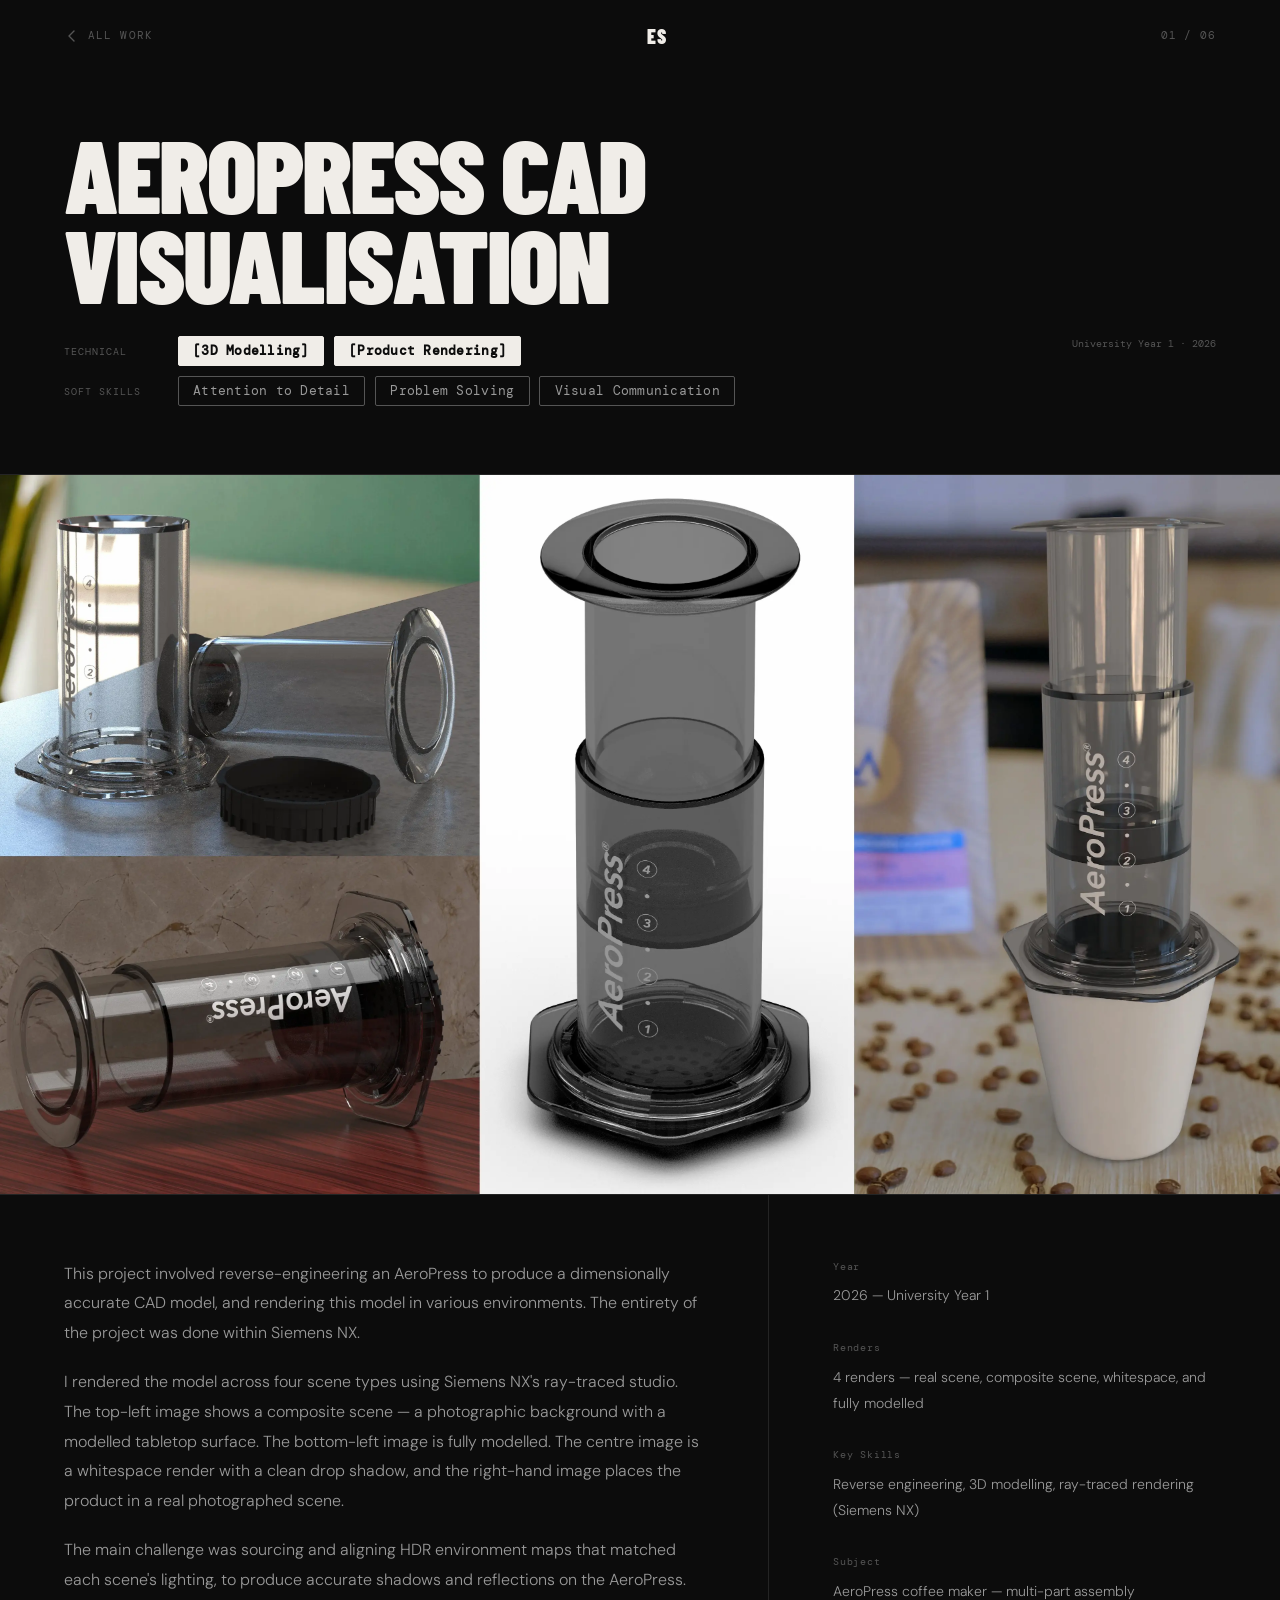
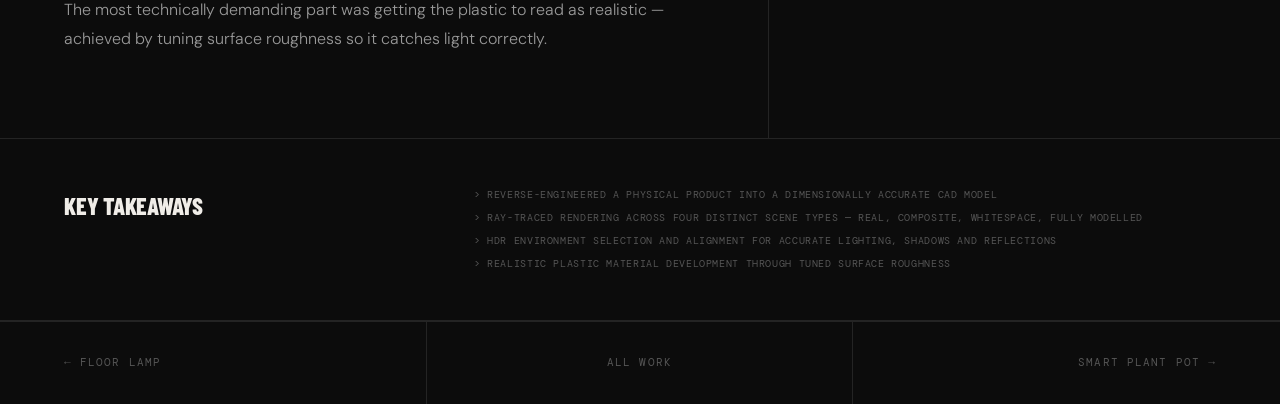
<file: project-aeropress.html>
<!DOCTYPE html>
<html lang="en">
<head>

<meta charset="UTF-8"><meta name="viewport" content="width=device-width, initial-scale=1.0">
<title>AeroPress CAD Visualisation — Elias Savage</title>
<link rel="preconnect" href="https://fonts.googleapis.com"><link rel="preconnect" href="https://fonts.gstatic.com" crossorigin>
<link href="https://fonts.googleapis.com/css2?family=Barlow+Condensed:wght@400;700;800;900&family=DM+Sans:opsz,wght@9..40,300;9..40,400&family=DM+Mono:wght@400&display=swap" rel="stylesheet">
<style>
:root{--bg:#0c0c0c;--bg2:#141414;--bg3:#1c1c1c;--text:#f0ede8;--text-mid:#999;--text-dim:#555;--border:#242424;--font-d:'Barlow Condensed',sans-serif;--font-b:'DM Sans',sans-serif;--font-m:'DM Mono',monospace;--gap:clamp(1.5rem,3vw,3rem);--gutter:clamp(1.5rem,5vw,5rem)}
*,*::before,*::after{box-sizing:border-box;margin:0;padding:0}html{scroll-behavior:smooth}body{background:var(--bg);color:var(--text);font-family:var(--font-b);font-size:16px;font-weight:400;line-height:1.6;-webkit-font-smoothing:antialiased;overflow-x:hidden}a{color:inherit;text-decoration:none}ul{list-style:none}img{display:block;width:100%}
.mono{font-family:var(--font-m);font-size:.7rem;letter-spacing:.08em;text-transform:uppercase}.dim{color:var(--text-dim)}
.nav{position:fixed;top:0;left:0;right:0;z-index:100;display:flex;justify-content:space-between;align-items:center;padding:1.25rem var(--gutter);transition:background .4s}
.nav.scrolled{background:rgba(12,12,12,.92);backdrop-filter:blur(12px);border-bottom:1px solid var(--border)}
.nav-logo{font-family:var(--font-d);font-weight:900;font-size:1.25rem;letter-spacing:.06em}
.nav-back{font-family:var(--font-m);font-size:.7rem;letter-spacing:.1em;text-transform:uppercase;color:var(--text-dim);transition:color .2s;display:flex;align-items:center;gap:.5rem}
.nav-back:hover{color:var(--text)}
.img-slot{background:var(--bg3);border:1px solid var(--border);display:flex;flex-direction:column;justify-content:flex-end;align-items:flex-start;padding:1rem;position:relative;overflow:hidden;transition:border-color .25s;cursor:pointer;width:100%}
.img-slot:hover{border-color:var(--text-dim)}.img-slot.drag-over{border-color:var(--text)}
.img-slot img{position:absolute;inset:0;width:100%;height:100%;object-fit:cover}
.slot-hint{font-family:var(--font-m);font-size:.62rem;letter-spacing:.08em;color:var(--text-dim);position:relative;z-index:1}
.proj-header{padding:8rem var(--gutter) 4rem;border-bottom:1px solid var(--border)}
.proj-num{font-family:var(--font-m);font-size:.65rem;letter-spacing:.1em;color:var(--text-dim);margin-bottom:1.25rem;display:block}
.proj-title{font-family:var(--font-d);font-weight:900;font-size:clamp(3.5rem,8vw,8rem);line-height:.88;letter-spacing:-.02em;text-transform:uppercase;margin-bottom:1.75rem}
.proj-tags{display:flex;flex-direction:column;gap:.65rem;margin-bottom:.25rem}
.tag-row{display:grid;grid-template-columns:6.5rem 1fr;column-gap:.6rem;align-items:start}
.tag-row-label{font-size:.6rem;font-family:var(--font-m);letter-spacing:.1em;text-transform:uppercase;color:var(--text-dim);padding-top:.5rem}
.chips{display:flex;flex-wrap:wrap;gap:.6rem}
.skill-tag{font-family:var(--font-m);font-size:.82rem;letter-spacing:.02em;padding:.45rem .9rem;border-radius:2px;white-space:nowrap;line-height:1}
.skill-tag.core{background:var(--text);color:var(--bg);font-weight:700;border:1px solid var(--text)}
.skill-tag.soft{background:transparent;color:var(--text-mid);border:1px solid var(--text-dim);font-weight:400}
.yr-tag{font-family:var(--font-m);font-size:.65rem;color:var(--text-dim);margin-left:auto}
.proj-hero .img-slot{aspect-ratio:16/9;border-left:none;border-right:none;border-top:none}
.proj-body{display:grid;grid-template-columns:1.5fr 1fr;border-bottom:1px solid var(--border)}
.proj-text{padding:4rem var(--gutter)}.proj-text p{font-size:1rem;color:var(--text-mid);line-height:1.85;font-weight:300;margin-bottom:1.25rem}
.proj-specs{padding:4rem var(--gutter);border-left:1px solid var(--border);display:flex;flex-direction:column;gap:2rem}
.spec-label{display:block;font-family:var(--font-m);font-size:.62rem;letter-spacing:.08em;color:var(--text-dim);margin-bottom:.5rem}
.spec-val{font-size:.875rem;color:var(--text-mid);font-weight:300;line-height:1.65}
.proj-gallery{display:grid;gap:1px;background:var(--border);border-bottom:1px solid var(--border)}
.g3{grid-template-columns:repeat(3,1fr)}.g2{grid-template-columns:1fr 1fr}.g4{grid-template-columns:repeat(4,1fr)}
.proj-gallery .img-slot{border:none;aspect-ratio:4/3}
.proj-takeaways{display:grid;grid-template-columns:1fr 2fr;gap:var(--gap);padding:3rem var(--gutter);border-bottom:1px solid var(--border);align-items:start}
.tk-head{font-family:var(--font-d);font-weight:800;font-size:1.5rem;text-transform:uppercase;letter-spacing:-.01em}
.tk-list{display:flex;flex-direction:column;gap:.4rem}
.tk-list li{font-family:var(--font-m);font-size:.65rem;letter-spacing:.06em;text-transform:uppercase;color:var(--text-dim);padding-left:.85rem;position:relative}
.tk-list li::before{content:'>';position:absolute;left:0}
.proj-nav{display:grid;grid-template-columns:1fr 1fr 1fr}
.proj-nav a{padding:2rem var(--gutter);font-family:var(--font-m);font-size:.7rem;letter-spacing:.1em;text-transform:uppercase;color:var(--text-dim);transition:color .2s,background .2s;border-right:1px solid var(--border);border-top:1px solid var(--border);display:block}
.proj-nav a:last-child{border-right:none;text-align:right}.proj-nav a:nth-child(2){text-align:center}.proj-nav a:hover{color:var(--text);background:var(--bg2)}

.proj-gallery{position:relative;isolation:isolate}
.proj-gallery .img-slot{transition:transform .45s cubic-bezier(.2,.7,.2,1),box-shadow .45s}
.proj-gallery .img-slot:hover{transform:scale(1.14);z-index:5;box-shadow:0 2.5rem 5rem rgba(0,0,0,.7)}
.proj-gallery.wide .img-slot{aspect-ratio:16/9}
.g4{grid-template-columns:repeat(4,1fr)}
.reveal{opacity:0;transform:translateY(20px);transition:opacity .65s ease,transform .65s ease}.reveal.in{opacity:1;transform:none}
@media(max-width:900px){.proj-body{grid-template-columns:1fr}.proj-specs{border-left:none;border-top:1px solid var(--border)}.g3,.g4{grid-template-columns:1fr 1fr}.proj-takeaways{grid-template-columns:1fr}}
@media(max-width:600px){.proj-nav a{padding:1.5rem 1rem}}
</style>
</head>
<body>
<nav class="nav" id="nav">
  <a href="/" class="nav-back"><svg width="16" height="16" viewBox="0 0 16 16" fill="none"><path d="M10 3L5 8l5 5" stroke="currentColor" stroke-width="1.4" stroke-linecap="round" stroke-linejoin="round"/></svg> All Work</a>
  <a href="/" class="nav-logo">ES</a>
  <span class="mono dim">01 / 06</span>
</nav>
<header class="proj-header reveal">
  <h1 class="proj-title">AeroPress CAD<br>Visualisation</h1>
  <div class="proj-tags">
    <div class="tag-row">
      <span class="tag-row-label">Technical</span>
      <div class="chips">
      <span class="skill-tag core">[3D Modelling]</span>
      <span class="skill-tag core">[Product Rendering]</span>
      <span class="yr-tag">University Year 1 · 2026</span>
      </div>
    </div>
    <div class="tag-row">
      <span class="tag-row-label">Soft Skills</span>
      <div class="chips">
      <span class="skill-tag soft">Attention to Detail</span>
      <span class="skill-tag soft">Problem Solving</span>
      <span class="skill-tag soft">Visual Communication</span>
      </div>
    </div>
  </div>
</header>
<div class="proj-hero">
  <div class="img-slot"><img src="images/aeropress/hero.webp" alt="AeroPress CAD renders — real scene, composite scene, whitespace, and fully modelled"></div>
</div>
<div class="proj-body reveal">
  <div class="proj-text">
    <p>This project involved reverse-engineering an AeroPress to produce a dimensionally accurate CAD model, and rendering this model in various environments. The entirety of the project was done within Siemens NX.</p>
    <p>I rendered the model across four scene types using Siemens NX's ray-traced studio. The top-left image shows a composite scene — a photographic background with a modelled tabletop surface. The bottom-left image is fully modelled. The centre image is a whitespace render with a clean drop shadow, and the right-hand image places the product in a real photographed scene.</p>
    <p>The main challenge was sourcing and aligning HDR environment maps that matched each scene's lighting, to produce accurate shadows and reflections on the AeroPress. The most technically demanding part was getting the plastic to read as realistic — achieved by tuning surface roughness so it catches light correctly.</p>
  </div>
  <div class="proj-specs">
    <div><span class="spec-label">Year</span><span class="spec-val">2026 — University Year 1</span></div>
    <div><span class="spec-label">Renders</span><span class="spec-val">4 renders — real scene, composite scene, whitespace, and fully modelled</span></div>
    <div><span class="spec-label">Key Skills</span><span class="spec-val">Reverse engineering, 3D modelling, ray-traced rendering (Siemens NX)</span></div>
    <div><span class="spec-label">Subject</span><span class="spec-val">AeroPress coffee maker — multi-part assembly</span></div>
  </div>
</div>
<div class="proj-takeaways reveal">
  <h2 class="tk-head">Key Takeaways</h2>
  <ul class="tk-list">
    <li>Reverse-engineered a physical product into a dimensionally accurate CAD model</li>
    <li>Ray-traced rendering across four distinct scene types — real, composite, whitespace, fully modelled</li>
    <li>HDR environment selection and alignment for accurate lighting, shadows and reflections</li>
    <li>Realistic plastic material development through tuned surface roughness</li>
  </ul>
</div>
<nav class="proj-nav">
  <a href="project-desk-lamp.html">&larr; Floor Lamp</a>
  <a href="/">All Work</a>
  <a href="project-plant-pot.html">Smart Plant Pot &rarr;</a>
</nav>
<script>
const nav=document.getElementById('nav');
window.addEventListener('scroll',()=>nav.classList.toggle('scrolled',window.scrollY>40),{passive:true});
document.querySelectorAll('.reveal').forEach(el=>{new IntersectionObserver(([e],obs)=>{if(e.isIntersecting){el.classList.add('in');obs.unobserve(el);}},{threshold:.07,rootMargin:'0px 0px -30px 0px'}).observe(el);});

</script>
</body>
</html>
</file>
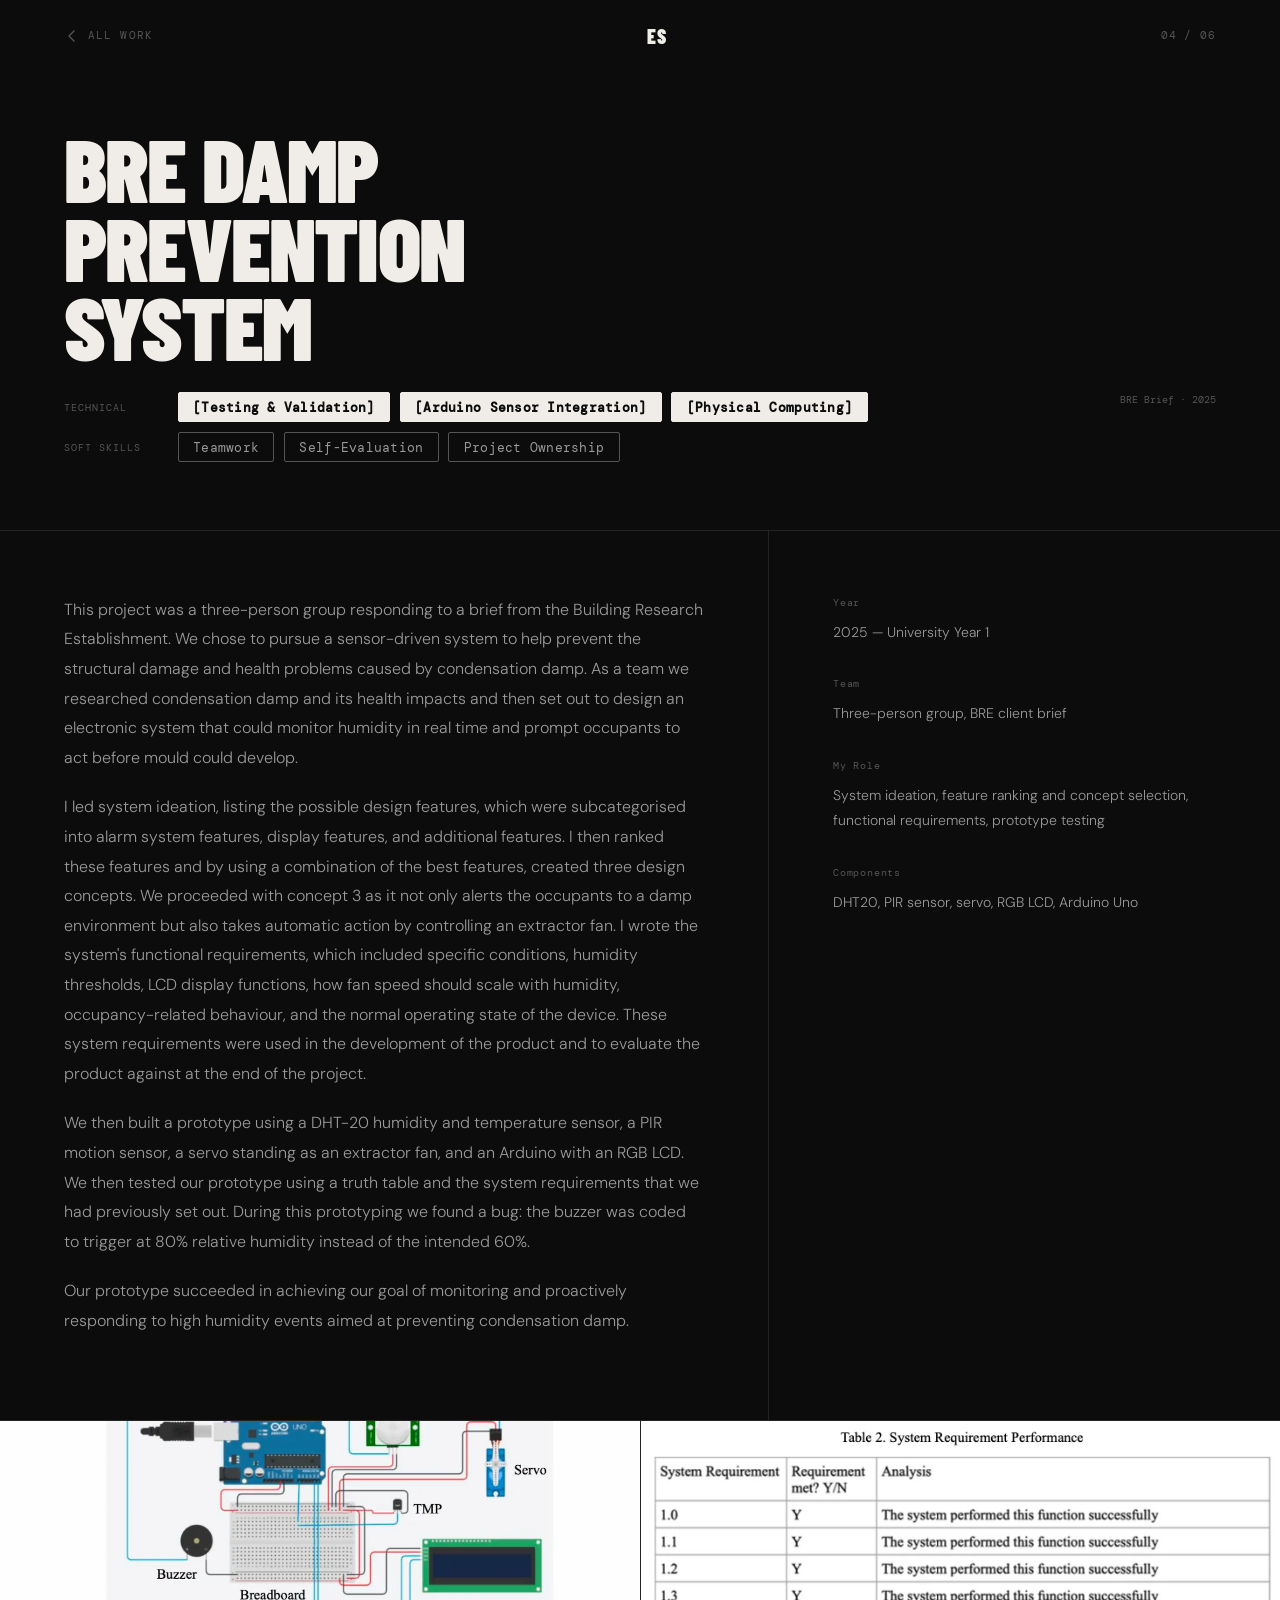
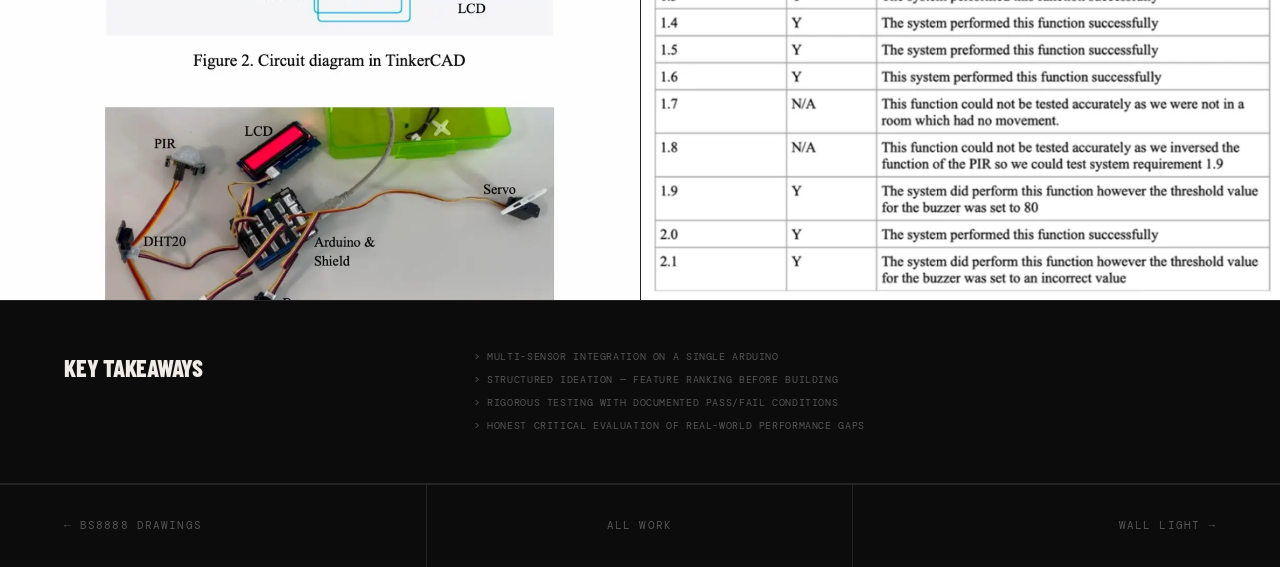
<file: project-damp-system.html>
<!DOCTYPE html>
<html lang="en">
<head>

<meta charset="UTF-8"><meta name="viewport" content="width=device-width, initial-scale=1.0">
<title>BRE Damp Prevention — Elias Savage</title>
<link rel="preconnect" href="https://fonts.googleapis.com"><link rel="preconnect" href="https://fonts.gstatic.com" crossorigin>
<link href="https://fonts.googleapis.com/css2?family=Barlow+Condensed:wght@400;700;800;900&family=DM+Sans:opsz,wght@9..40,300;9..40,400&family=DM+Mono:wght@400&display=swap" rel="stylesheet">
<style>
:root{--bg:#0c0c0c;--bg2:#141414;--bg3:#1c1c1c;--text:#f0ede8;--text-mid:#999;--text-dim:#555;--border:#242424;--font-d:'Barlow Condensed',sans-serif;--font-b:'DM Sans',sans-serif;--font-m:'DM Mono',monospace;--gap:clamp(1.5rem,3vw,3rem);--gutter:clamp(1.5rem,5vw,5rem)}
*,*::before,*::after{box-sizing:border-box;margin:0;padding:0}html{scroll-behavior:smooth}body{background:var(--bg);color:var(--text);font-family:var(--font-b);font-size:16px;font-weight:400;line-height:1.6;-webkit-font-smoothing:antialiased;overflow-x:hidden}a{color:inherit;text-decoration:none}ul{list-style:none}img{display:block;width:100%}
.mono{font-family:var(--font-m);font-size:.7rem;letter-spacing:.08em;text-transform:uppercase}.dim{color:var(--text-dim)}
.nav{position:fixed;top:0;left:0;right:0;z-index:100;display:flex;justify-content:space-between;align-items:center;padding:1.25rem var(--gutter);transition:background .4s}
.nav.scrolled{background:rgba(12,12,12,.92);backdrop-filter:blur(12px);border-bottom:1px solid var(--border)}
.nav-logo{font-family:var(--font-d);font-weight:900;font-size:1.25rem;letter-spacing:.06em}
.nav-back{font-family:var(--font-m);font-size:.7rem;letter-spacing:.1em;text-transform:uppercase;color:var(--text-dim);transition:color .2s;display:flex;align-items:center;gap:.5rem}
.nav-back:hover{color:var(--text)}
.img-slot{background:var(--bg3);border:1px solid var(--border);display:flex;flex-direction:column;justify-content:flex-end;align-items:flex-start;padding:1rem;position:relative;overflow:hidden;transition:border-color .25s;cursor:pointer;width:100%}
.img-slot:hover{border-color:var(--text-dim)}.img-slot.drag-over{border-color:var(--text)}
.img-slot img{position:absolute;inset:0;width:100%;height:100%;object-fit:cover}
.slot-hint{font-family:var(--font-m);font-size:.62rem;letter-spacing:.08em;color:var(--text-dim);position:relative;z-index:1}
.proj-header{padding:8rem var(--gutter) 4rem;border-bottom:1px solid var(--border)}
.proj-num{font-family:var(--font-m);font-size:.65rem;letter-spacing:.1em;color:var(--text-dim);margin-bottom:1.25rem;display:block}
.proj-title{font-family:var(--font-d);font-weight:900;font-size:clamp(3rem,7vw,7rem);line-height:.88;letter-spacing:-.02em;text-transform:uppercase;margin-bottom:1.75rem}
.proj-tags{display:flex;flex-direction:column;gap:.65rem;margin-bottom:.25rem}
.tag-row{display:grid;grid-template-columns:6.5rem 1fr;column-gap:.6rem;align-items:start}
.tag-row-label{font-size:.6rem;font-family:var(--font-m);letter-spacing:.1em;text-transform:uppercase;color:var(--text-dim);padding-top:.5rem}
.chips{display:flex;flex-wrap:wrap;gap:.6rem}
.skill-tag{font-family:var(--font-m);font-size:.82rem;letter-spacing:.02em;padding:.45rem .9rem;border-radius:2px;white-space:nowrap;line-height:1}
.skill-tag.core{background:var(--text);color:var(--bg);font-weight:700;border:1px solid var(--text)}
.skill-tag.soft{background:transparent;color:var(--text-mid);border:1px solid var(--text-dim);font-weight:400}
.yr-tag{font-family:var(--font-m);font-size:.65rem;color:var(--text-dim);margin-left:auto}
.proj-hero .img-slot{aspect-ratio:16/9;border-left:none;border-right:none;border-top:none}
.proj-body{display:grid;grid-template-columns:1.5fr 1fr;border-bottom:1px solid var(--border)}
.proj-text{padding:4rem var(--gutter)}.proj-text p{font-size:1rem;color:var(--text-mid);line-height:1.85;font-weight:300;margin-bottom:1.25rem}
.proj-specs{padding:4rem var(--gutter);border-left:1px solid var(--border);display:flex;flex-direction:column;gap:2rem}
.spec-label{display:block;font-family:var(--font-m);font-size:.62rem;letter-spacing:.08em;color:var(--text-dim);margin-bottom:.5rem}
.spec-val{font-size:.875rem;color:var(--text-mid);font-weight:300;line-height:1.65}
.proj-gallery{display:grid;gap:1px;background:var(--border);border-bottom:1px solid var(--border)}
.g3{grid-template-columns:repeat(3,1fr)}.g2{grid-template-columns:1fr 1fr}
.proj-gallery .img-slot{border:none;aspect-ratio:4/3}
.proj-takeaways{display:grid;grid-template-columns:1fr 2fr;gap:var(--gap);padding:3rem var(--gutter);border-bottom:1px solid var(--border);align-items:start}
.tk-head{font-family:var(--font-d);font-weight:800;font-size:1.5rem;text-transform:uppercase;letter-spacing:-.01em}
.tk-list{display:flex;flex-direction:column;gap:.4rem}
.tk-list li{font-family:var(--font-m);font-size:.65rem;letter-spacing:.06em;text-transform:uppercase;color:var(--text-dim);padding-left:.85rem;position:relative}
.tk-list li::before{content:'>';position:absolute;left:0}
.proj-nav{display:grid;grid-template-columns:1fr 1fr 1fr}
.proj-nav a{padding:2rem var(--gutter);font-family:var(--font-m);font-size:.7rem;letter-spacing:.1em;text-transform:uppercase;color:var(--text-dim);transition:color .2s,background .2s;border-right:1px solid var(--border);border-top:1px solid var(--border);display:block}
.proj-nav a:last-child{border-right:none;text-align:right}.proj-nav a:nth-child(2){text-align:center}.proj-nav a:hover{color:var(--text);background:var(--bg2)}

.proj-gallery{position:relative;isolation:isolate}
.proj-gallery .img-slot{transition:transform .45s cubic-bezier(.2,.7,.2,1),box-shadow .45s}
.proj-gallery .img-slot:hover{transform:scale(1.14);z-index:5;box-shadow:0 2.5rem 5rem rgba(0,0,0,.7)}
.proj-gallery.wide .img-slot{aspect-ratio:16/9}
.g4{grid-template-columns:repeat(4,1fr)}.g2{grid-template-columns:1fr 1fr}
.reveal{opacity:0;transform:translateY(20px);transition:opacity .65s ease,transform .65s ease}.reveal.in{opacity:1;transform:none}
@media(max-width:900px){.proj-body{grid-template-columns:1fr}.proj-specs{border-left:none;border-top:1px solid var(--border)}.g3{grid-template-columns:1fr 1fr}.proj-takeaways{grid-template-columns:1fr}}
@media(max-width:600px){.proj-nav a{padding:1.5rem 1rem}}
</style>
</head>
<body>
<nav class="nav" id="nav">
  <a href="/" class="nav-back"><svg width="16" height="16" viewBox="0 0 16 16" fill="none"><path d="M10 3L5 8l5 5" stroke="currentColor" stroke-width="1.4" stroke-linecap="round" stroke-linejoin="round"/></svg> All Work</a>
  <a href="/" class="nav-logo">ES</a>
  <span class="mono dim">04 / 06</span>
</nav>
<header class="proj-header reveal">
  <h1 class="proj-title">BRE Damp<br>Prevention<br>System</h1>
  <div class="proj-tags">
    <div class="tag-row">
      <span class="tag-row-label">Technical</span>
      <div class="chips">
      <span class="skill-tag core">[Testing &amp; Validation]</span>
      <span class="skill-tag core">[Arduino Sensor Integration]</span>
      <span class="skill-tag core">[Physical Computing]</span>
      <span class="yr-tag">BRE Brief · 2025</span>
      </div>
    </div>
    <div class="tag-row">
      <span class="tag-row-label">Soft Skills</span>
      <div class="chips">
      <span class="skill-tag soft">Teamwork</span>
      <span class="skill-tag soft">Self-Evaluation</span>
      <span class="skill-tag soft">Project Ownership</span>
      </div>
    </div>
  </div>
</header>
<div class="proj-body reveal">
  <div class="proj-text">
    <p>This project was a three-person group responding to a brief from the Building Research Establishment. We chose to pursue a sensor-driven system to help prevent the structural damage and health problems caused by condensation damp. As a team we researched condensation damp and its health impacts and then set out to design an electronic system that could monitor humidity in real time and prompt occupants to act before mould could develop.</p>
    <p>I led system ideation, listing the possible design features, which were subcategorised into alarm system features, display features, and additional features. I then ranked these features and by using a combination of the best features, created three design concepts. We proceeded with concept 3 as it not only alerts the occupants to a damp environment but also takes automatic action by controlling an extractor fan. I wrote the system's functional requirements, which included specific conditions, humidity thresholds, LCD display functions, how fan speed should scale with humidity, occupancy-related behaviour, and the normal operating state of the device. These system requirements were used in the development of the product and to evaluate the product against at the end of the project.</p>
    <p>We then built a prototype using a DHT-20 humidity and temperature sensor, a PIR motion sensor, a servo standing as an extractor fan, and an Arduino with an RGB LCD. We then tested our prototype using a truth table and the system requirements that we had previously set out. During this prototyping we found a bug: the buzzer was coded to trigger at 80% relative humidity instead of the intended 60%.</p>
    <p>Our prototype succeeded in achieving our goal of monitoring and proactively responding to high humidity events aimed at preventing condensation damp.</p>
  </div>
  <div class="proj-specs">
    <div><span class="spec-label">Year</span><span class="spec-val">2025 — University Year 1</span></div>
    <div><span class="spec-label">Team</span><span class="spec-val">Three-person group, BRE client brief</span></div>
    <div><span class="spec-label">My Role</span><span class="spec-val">System ideation, feature ranking and concept selection, functional requirements, prototype testing</span></div>
    <div><span class="spec-label">Components</span><span class="spec-val">DHT20, PIR sensor, servo, RGB LCD, Arduino Uno</span></div>
  </div>
</div>
<div class="proj-gallery g2 reveal">
  <div class="img-slot"><img src="images/damp-system/thumb.webp" alt="BRE damp prevention system prototype"></div>
  <div class="img-slot"><img src="images/damp-system/table.webp" alt="Table 2 — system requirement performance results"></div>
</div>
<div class="proj-takeaways reveal">
  <h2 class="tk-head">Key Takeaways</h2>
  <ul class="tk-list">
    <li>Multi-sensor integration on a single Arduino</li>
    <li>Structured ideation — feature ranking before building</li>
    <li>Rigorous testing with documented pass/fail conditions</li>
    <li>Honest critical evaluation of real-world performance gaps</li>
  </ul>
</div>
<nav class="proj-nav">
  <a href="project-drawings.html">&larr; BS8888 Drawings</a>
  <a href="/">All Work</a>
  <a href="project-wall-light.html">Wall Light &rarr;</a>
</nav>
<script>
const nav=document.getElementById('nav');
window.addEventListener('scroll',()=>nav.classList.toggle('scrolled',window.scrollY>40),{passive:true});
document.querySelectorAll('.reveal').forEach(el=>{new IntersectionObserver(([e],obs)=>{if(e.isIntersecting){el.classList.add('in');obs.unobserve(el);}},{threshold:.07,rootMargin:'0px 0px -30px 0px'}).observe(el);});

</script>
</body>
</html>
</file>
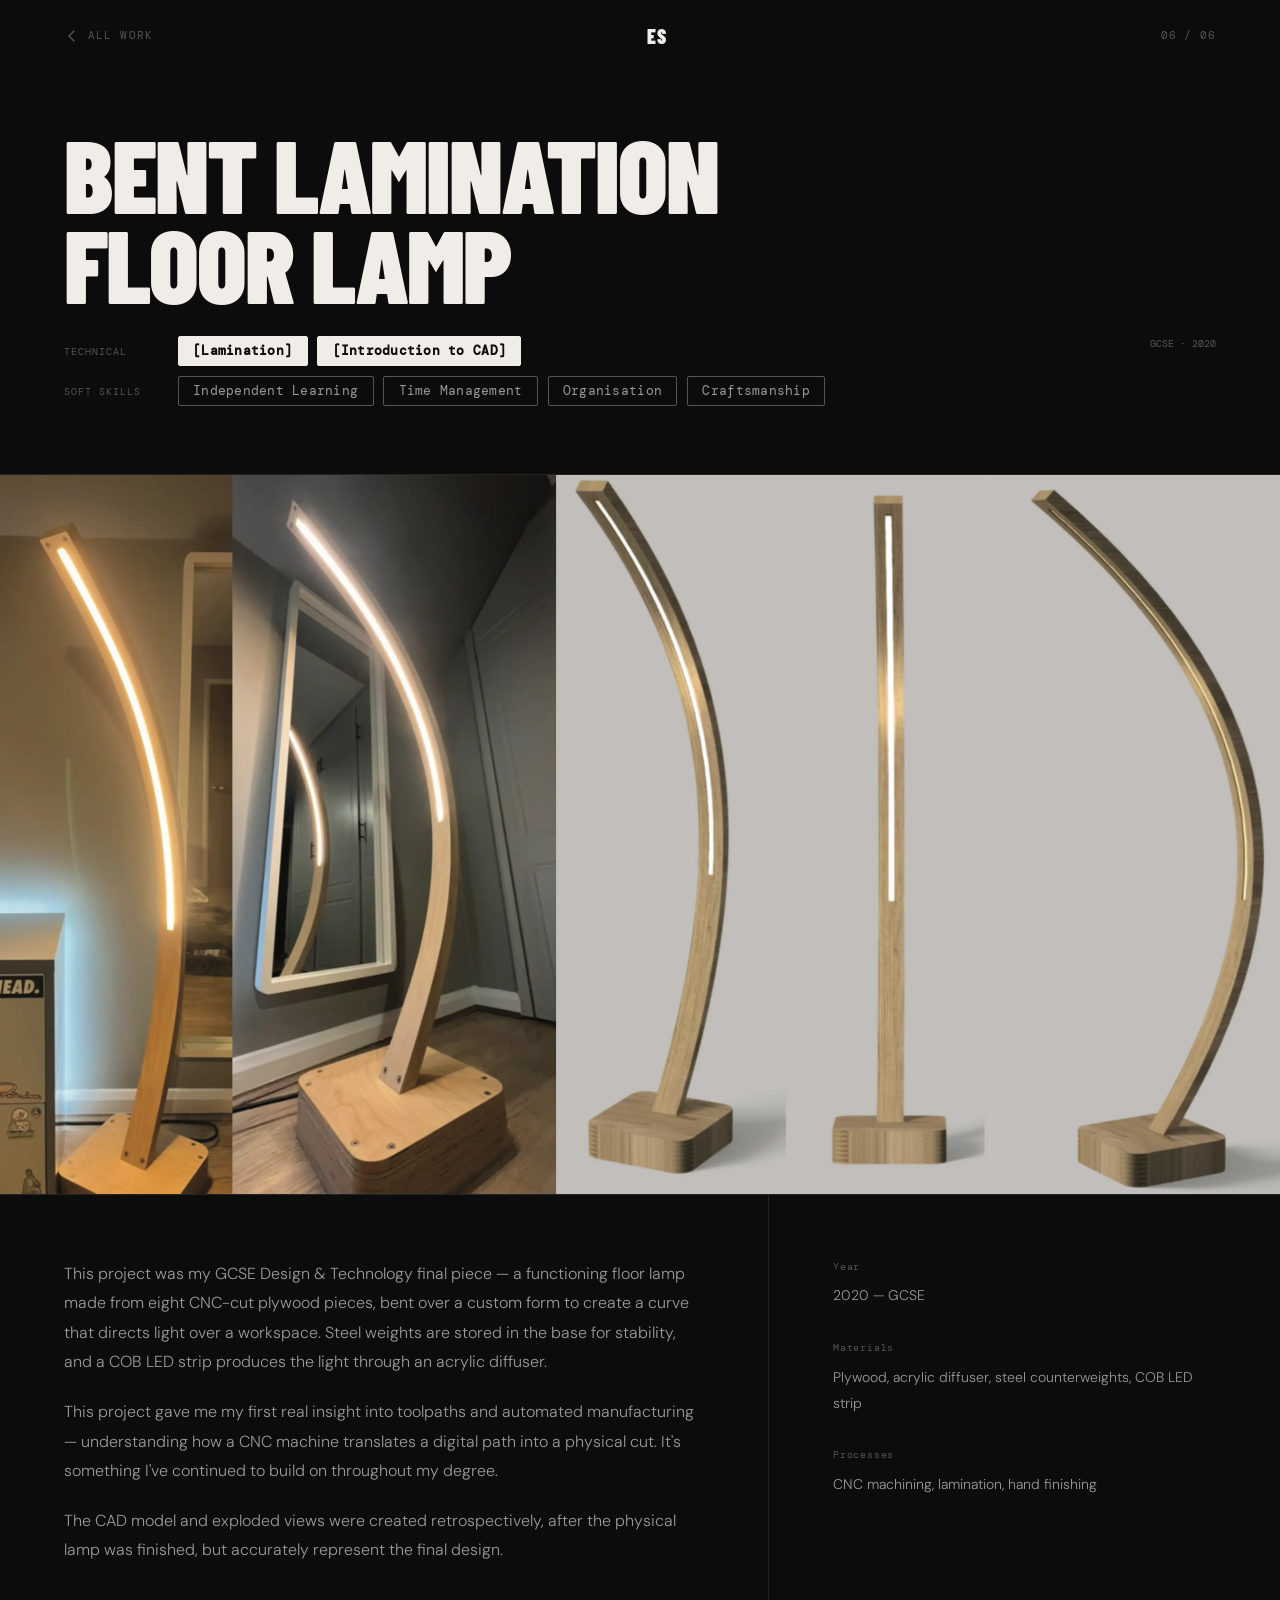
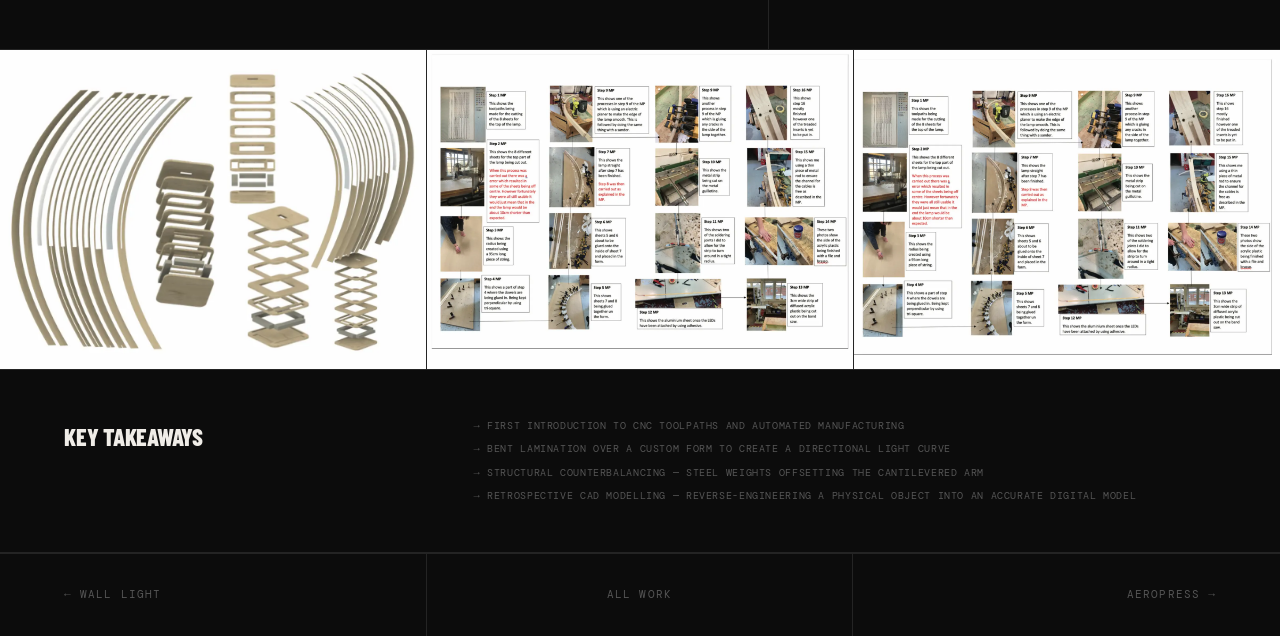
<file: project-desk-lamp.html>
<!DOCTYPE html>
<html lang="en">
<head>

<meta charset="UTF-8"><meta name="viewport" content="width=device-width, initial-scale=1.0">
<title>Bent Lamination Floor Lamp — Elias Savage</title>
<link rel="preconnect" href="https://fonts.googleapis.com"><link rel="preconnect" href="https://fonts.gstatic.com" crossorigin>
<link href="https://fonts.googleapis.com/css2?family=Barlow+Condensed:wght@400;600;700;800;900&family=DM+Sans:opsz,wght@9..40,300;9..40,400;9..40,500&family=DM+Mono:wght@400;500&display=swap" rel="stylesheet">
<style>
:root{--bg:#0c0c0c;--bg2:#141414;--bg3:#1c1c1c;--text:#f0ede8;--text-mid:#999;--text-dim:#555;--border:#242424;--font-d:'Barlow Condensed',sans-serif;--font-b:'DM Sans',sans-serif;--font-m:'DM Mono',monospace;--gap:clamp(1.5rem,3vw,3rem);--gutter:clamp(1.5rem,5vw,5rem)}
*,*::before,*::after{box-sizing:border-box;margin:0;padding:0}html{scroll-behavior:smooth}body{background:var(--bg);color:var(--text);font-family:var(--font-b);font-size:16px;font-weight:400;line-height:1.6;-webkit-font-smoothing:antialiased;overflow-x:hidden}a{color:inherit;text-decoration:none}ul{list-style:none}img{display:block;width:100%}
.mono{font-family:var(--font-m);font-size:.7rem;letter-spacing:.08em;text-transform:uppercase}.dim{color:var(--text-dim)}
.nav{position:fixed;top:0;left:0;right:0;z-index:100;display:flex;justify-content:space-between;align-items:center;padding:1.25rem var(--gutter);transition:background .4s}
.nav.scrolled{background:rgba(12,12,12,.92);backdrop-filter:blur(12px);border-bottom:1px solid var(--border)}
.nav-logo{font-family:var(--font-d);font-weight:900;font-size:1.25rem;letter-spacing:.06em}
.nav-back{font-family:var(--font-m);font-size:.7rem;letter-spacing:.1em;text-transform:uppercase;color:var(--text-dim);transition:color .2s;display:flex;align-items:center;gap:.5rem}
.nav-back:hover{color:var(--text)}
.img-slot{background:var(--bg3);border:1px solid var(--border);display:flex;flex-direction:column;justify-content:flex-end;align-items:flex-start;padding:1rem;position:relative;overflow:hidden;transition:border-color .25s;cursor:pointer;width:100%}
.img-slot:hover{border-color:var(--text-dim)}.img-slot.drag-over{border-color:var(--text);background:var(--bg2)}
.img-slot img{position:absolute;inset:0;width:100%;height:100%;object-fit:cover}
.slot-hint{font-family:var(--font-m);font-size:.62rem;letter-spacing:.08em;color:var(--text-dim);position:relative;z-index:1}
.proj-header{padding:8rem var(--gutter) 4rem;border-bottom:1px solid var(--border)}
.proj-num{font-family:var(--font-m);font-size:.65rem;letter-spacing:.1em;color:var(--text-dim);margin-bottom:1.25rem;display:block}
.proj-title{font-family:var(--font-d);font-weight:900;font-size:clamp(3.5rem,8vw,8rem);line-height:.88;letter-spacing:-.02em;text-transform:uppercase;margin-bottom:1.75rem}
.proj-tags{display:flex;flex-direction:column;gap:.65rem;margin-bottom:.25rem}
.tag-row{display:grid;grid-template-columns:6.5rem 1fr;column-gap:.6rem;align-items:start}
.tag-row-label{font-size:.6rem;font-family:var(--font-m);letter-spacing:.1em;text-transform:uppercase;color:var(--text-dim);padding-top:.5rem}
.chips{display:flex;flex-wrap:wrap;gap:.6rem}
.skill-tag{font-family:var(--font-m);font-size:.82rem;letter-spacing:.02em;padding:.45rem .9rem;border-radius:2px;white-space:nowrap;line-height:1}
.skill-tag.core{background:var(--text);color:var(--bg);font-weight:700;border:1px solid var(--text)}
.skill-tag.soft{background:transparent;color:var(--text-mid);border:1px solid var(--text-dim);font-weight:400}
.yr-tag{font-family:var(--font-m);font-size:.65rem;color:var(--text-dim);margin-left:auto}
.proj-hero .img-slot{aspect-ratio:16/9;border-left:none;border-right:none;border-top:none}
.proj-body{display:grid;grid-template-columns:1.5fr 1fr;border-bottom:1px solid var(--border)}
.proj-text{padding:4rem var(--gutter)}.proj-text p{font-size:1rem;color:var(--text-mid);line-height:1.85;font-weight:300;margin-bottom:1.25rem}
.proj-specs{padding:4rem var(--gutter);border-left:1px solid var(--border);display:flex;flex-direction:column;gap:2rem}
.spec-label{display:block;font-family:var(--font-m);font-size:.62rem;letter-spacing:.08em;color:var(--text-dim);margin-bottom:.5rem}
.spec-val{font-size:.875rem;color:var(--text-mid);font-weight:300;line-height:1.65}
.proj-gallery{display:grid;gap:1px;background:var(--border);border-bottom:1px solid var(--border)}
.g3{grid-template-columns:repeat(3,1fr)}.g2{grid-template-columns:1fr 1fr}.g4{grid-template-columns:repeat(4,1fr)}
.proj-gallery .img-slot{border:none;aspect-ratio:4/3}
.proj-takeaways{display:grid;grid-template-columns:1fr 2fr;gap:var(--gap);padding:3rem var(--gutter);border-bottom:1px solid var(--border);align-items:start}
.tk-head{font-family:var(--font-d);font-weight:800;font-size:1.5rem;text-transform:uppercase;letter-spacing:-.01em}
.tk-list{display:flex;flex-direction:column;gap:.4rem}
.tk-list li{font-family:var(--font-m);font-size:.65rem;letter-spacing:.06em;text-transform:uppercase;color:var(--text-dim);padding-left:.85rem;position:relative}
.tk-list li::before{content:'\2192';position:absolute;left:0}
.proj-nav{display:grid;grid-template-columns:1fr 1fr 1fr}
.proj-nav a{padding:2rem var(--gutter);font-family:var(--font-m);font-size:.7rem;letter-spacing:.1em;text-transform:uppercase;color:var(--text-dim);transition:color .2s,background .2s;border-right:1px solid var(--border);border-top:1px solid var(--border);display:block}
.proj-nav a:last-child{border-right:none;text-align:right}.proj-nav a:nth-child(2){text-align:center}.proj-nav a:hover{color:var(--text);background:var(--bg2)}

.proj-gallery{position:relative;isolation:isolate}
.proj-gallery .img-slot{transition:transform .45s cubic-bezier(.2,.7,.2,1),box-shadow .45s}
.proj-gallery .img-slot:hover{transform:scale(1.14);z-index:5;box-shadow:0 2.5rem 5rem rgba(0,0,0,.7)}
.proj-gallery.wide .img-slot{aspect-ratio:16/9}
.g4{grid-template-columns:repeat(4,1fr)}
.reveal{opacity:0;transform:translateY(20px);transition:opacity .65s ease,transform .65s ease}.reveal.in{opacity:1;transform:none}
@media(max-width:900px){.proj-body{grid-template-columns:1fr}.proj-specs{border-left:none;border-top:1px solid var(--border)}.proj-gallery.g3,.proj-gallery.g4{grid-template-columns:1fr 1fr}.proj-takeaways{grid-template-columns:1fr}}
@media(max-width:600px){.proj-nav a{padding:1.5rem 1rem}}
</style>
</head>
<body>
<nav class="nav" id="nav">
  <a href="/" class="nav-back"><svg width="16" height="16" viewBox="0 0 16 16" fill="none"><path d="M10 3L5 8l5 5" stroke="currentColor" stroke-width="1.4" stroke-linecap="round" stroke-linejoin="round"/></svg> All Work</a>
  <a href="/" class="nav-logo">ES</a>
  <span class="mono dim">06 / 06</span>
</nav>

<header class="proj-header reveal">
  <h1 class="proj-title">Bent Lamination<br>Floor Lamp</h1>
  <div class="proj-tags">
    <div class="tag-row">
      <span class="tag-row-label">Technical</span>
      <div class="chips">
      <span class="skill-tag core">[Lamination]</span>
      <span class="skill-tag core">[Introduction to CAD]</span>
      <span class="yr-tag">GCSE · 2020</span>
      </div>
    </div>
    <div class="tag-row">
      <span class="tag-row-label">Soft Skills</span>
      <div class="chips">
      <span class="skill-tag soft">Independent Learning</span>
      <span class="skill-tag soft">Time Management</span>
      <span class="skill-tag soft">Organisation</span>
      <span class="skill-tag soft">Craftsmanship</span>
      </div>
    </div>
  </div>
</header>

<div class="proj-hero">
  <div class="img-slot"><img src="images/desk-lamp/hero.webp" alt="Bent lamination floor lamp — lit product photograph"></div>
</div>

<div class="proj-body reveal">
  <div class="proj-text">
    <p>This project was my GCSE Design &amp; Technology final piece — a functioning floor lamp made from eight CNC-cut plywood pieces, bent over a custom form to create a curve that directs light over a workspace. Steel weights are stored in the base for stability, and a COB LED strip produces the light through an acrylic diffuser.</p>
    <p>This project gave me my first real insight into toolpaths and automated manufacturing — understanding how a CNC machine translates a digital path into a physical cut. It's something I've continued to build on throughout my degree.</p>
    <p>The CAD model and exploded views were created retrospectively, after the physical lamp was finished, but accurately represent the final design.</p>
  </div>
  <div class="proj-specs">
    <div><span class="spec-label">Year</span><span class="spec-val">2020 — GCSE</span></div>
    <div><span class="spec-label">Materials</span><span class="spec-val">Plywood, acrylic diffuser, steel counterweights, COB LED strip</span></div>
    <div><span class="spec-label">Processes</span><span class="spec-val">CNC machining, lamination, hand finishing</span></div>
  </div>
</div>

<div class="proj-gallery g3 reveal">
  <div class="img-slot"><img src="images/desk-lamp/gallery-1.webp" alt="Exploded CAD view"></div>
  <div class="img-slot"><img src="images/desk-lamp/gallery-2.webp" alt="Making process — lamination clamping"></div>
  <div class="img-slot"><img src="images/desk-lamp/gallery-3.webp" alt="Four-angle CAD render sheet"></div>
</div>

<div class="proj-takeaways reveal">
  <h2 class="tk-head">Key Takeaways</h2>
  <ul class="tk-list">
    <li>First introduction to CNC toolpaths and automated manufacturing</li>
    <li>Bent lamination over a custom form to create a directional light curve</li>
    <li>Structural counterbalancing — steel weights offsetting the cantilevered arm</li>
    <li>Retrospective CAD modelling — reverse-engineering a physical object into an accurate digital model</li>
  </ul>
</div>

<nav class="proj-nav">
  <a href="project-wall-light.html">&larr; Wall Light</a>
  <a href="/">All Work</a>
  <a href="project-aeropress.html">AeroPress &rarr;</a>
</nav>

<script>
const nav=document.getElementById('nav');
window.addEventListener('scroll',()=>nav.classList.toggle('scrolled',window.scrollY>40),{passive:true});
document.querySelectorAll('.reveal').forEach(el=>{new IntersectionObserver(([e],obs)=>{if(e.isIntersecting){el.classList.add('in');obs.unobserve(el);}},{threshold:.07,rootMargin:'0px 0px -30px 0px'}).observe(el);});

</script>
</body>
</html>
</file>
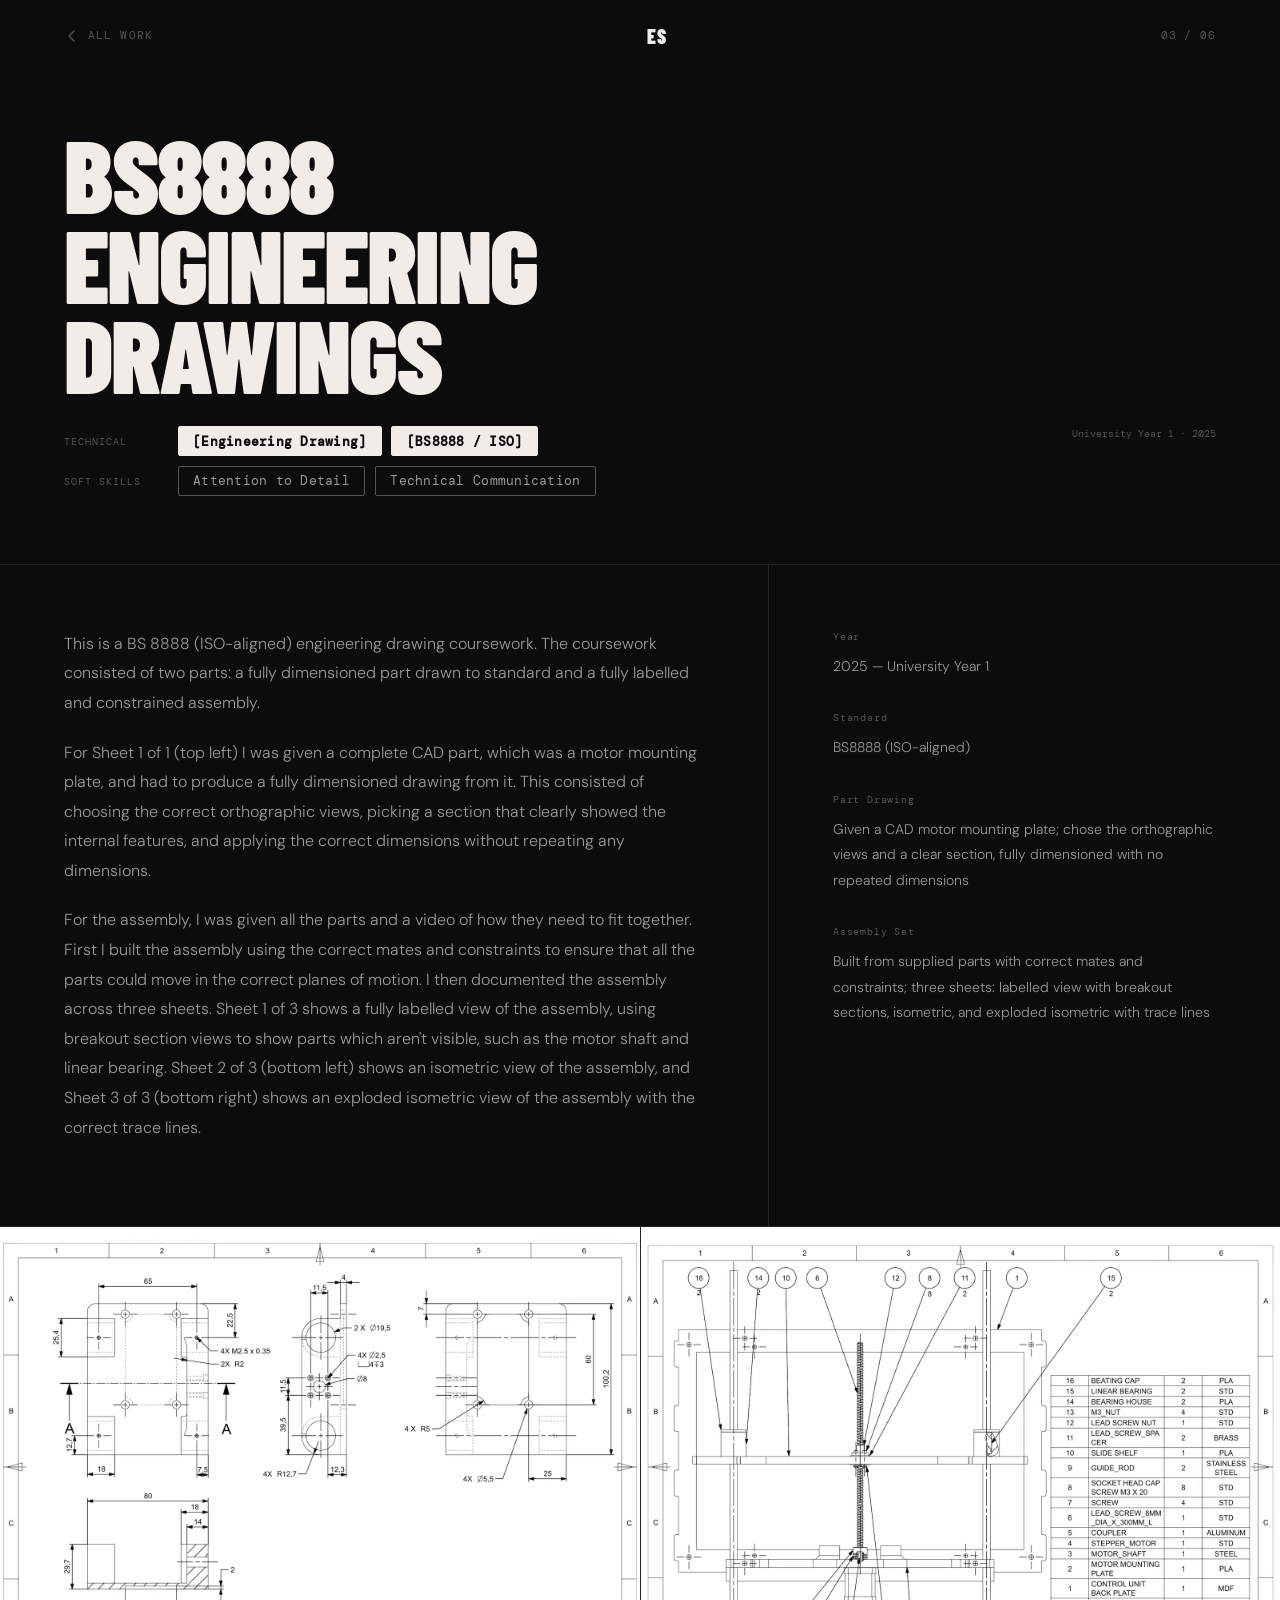
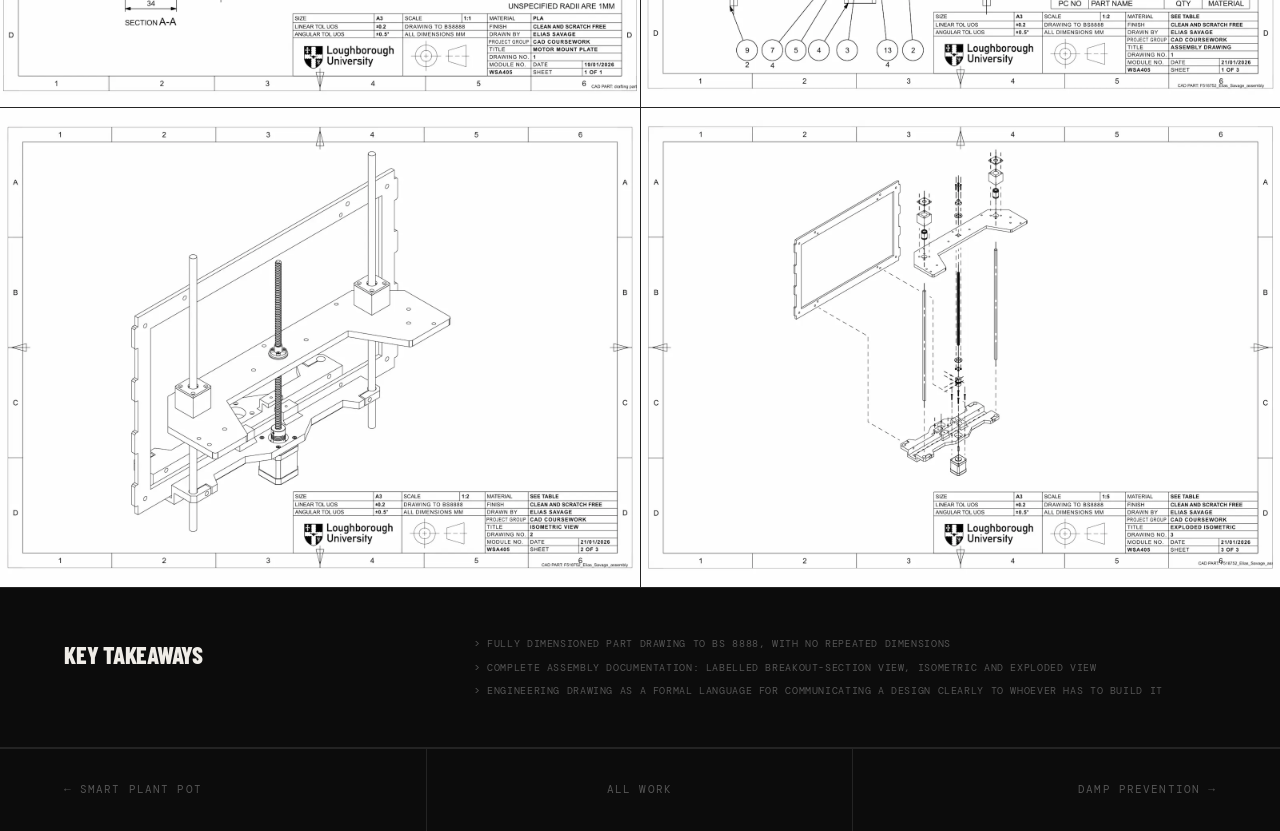
<file: project-drawings.html>
<!DOCTYPE html>
<html lang="en">
<head>

<meta charset="UTF-8"><meta name="viewport" content="width=device-width, initial-scale=1.0">
<title>BS8888 Engineering Drawings — Elias Savage</title>
<link rel="preconnect" href="https://fonts.googleapis.com"><link rel="preconnect" href="https://fonts.gstatic.com" crossorigin>
<link href="https://fonts.googleapis.com/css2?family=Barlow+Condensed:wght@400;700;800;900&family=DM+Sans:opsz,wght@9..40,300;9..40,400&family=DM+Mono:wght@400&display=swap" rel="stylesheet">
<style>
:root{--bg:#0c0c0c;--bg2:#141414;--bg3:#1c1c1c;--text:#f0ede8;--text-mid:#999;--text-dim:#555;--border:#242424;--font-d:'Barlow Condensed',sans-serif;--font-b:'DM Sans',sans-serif;--font-m:'DM Mono',monospace;--gap:clamp(1.5rem,3vw,3rem);--gutter:clamp(1.5rem,5vw,5rem)}
*,*::before,*::after{box-sizing:border-box;margin:0;padding:0}html{scroll-behavior:smooth}body{background:var(--bg);color:var(--text);font-family:var(--font-b);font-size:16px;font-weight:400;line-height:1.6;-webkit-font-smoothing:antialiased;overflow-x:hidden}a{color:inherit;text-decoration:none}ul{list-style:none}img{display:block;width:100%}
.mono{font-family:var(--font-m);font-size:.7rem;letter-spacing:.08em;text-transform:uppercase}.dim{color:var(--text-dim)}
.nav{position:fixed;top:0;left:0;right:0;z-index:100;display:flex;justify-content:space-between;align-items:center;padding:1.25rem var(--gutter);transition:background .4s}
.nav.scrolled{background:rgba(12,12,12,.92);backdrop-filter:blur(12px);border-bottom:1px solid var(--border)}
.nav-logo{font-family:var(--font-d);font-weight:900;font-size:1.25rem;letter-spacing:.06em}
.nav-back{font-family:var(--font-m);font-size:.7rem;letter-spacing:.1em;text-transform:uppercase;color:var(--text-dim);transition:color .2s;display:flex;align-items:center;gap:.5rem}
.nav-back:hover{color:var(--text)}
.img-slot{background:var(--bg3);border:1px solid var(--border);display:flex;flex-direction:column;justify-content:flex-end;align-items:flex-start;padding:1rem;position:relative;overflow:hidden;transition:border-color .25s;cursor:pointer;width:100%}
.img-slot:hover{border-color:var(--text-dim)}.img-slot.drag-over{border-color:var(--text)}
.img-slot img{position:absolute;inset:0;width:100%;height:100%;object-fit:cover}
.slot-hint{font-family:var(--font-m);font-size:.62rem;letter-spacing:.08em;color:var(--text-dim);position:relative;z-index:1}
.proj-header{padding:8rem var(--gutter) 4rem;border-bottom:1px solid var(--border)}
.proj-num{font-family:var(--font-m);font-size:.65rem;letter-spacing:.1em;color:var(--text-dim);margin-bottom:1.25rem;display:block}
.proj-title{font-family:var(--font-d);font-weight:900;font-size:clamp(3.5rem,8vw,8rem);line-height:.88;letter-spacing:-.02em;text-transform:uppercase;margin-bottom:1.75rem}
.proj-tags{display:flex;flex-direction:column;gap:.65rem;margin-bottom:.25rem}
.tag-row{display:grid;grid-template-columns:6.5rem 1fr;column-gap:.6rem;align-items:start}
.tag-row-label{font-size:.6rem;font-family:var(--font-m);letter-spacing:.1em;text-transform:uppercase;color:var(--text-dim);padding-top:.5rem}
.chips{display:flex;flex-wrap:wrap;gap:.6rem}
.skill-tag{font-family:var(--font-m);font-size:.82rem;letter-spacing:.02em;padding:.45rem .9rem;border-radius:2px;white-space:nowrap;line-height:1}
.skill-tag.core{background:var(--text);color:var(--bg);font-weight:700;border:1px solid var(--text)}
.skill-tag.soft{background:transparent;color:var(--text-mid);border:1px solid var(--text-dim);font-weight:400}
.yr-tag{font-family:var(--font-m);font-size:.65rem;color:var(--text-dim);margin-left:auto}
.proj-hero .img-slot{aspect-ratio:16/9;border-left:none;border-right:none;border-top:none}
.proj-body{display:grid;grid-template-columns:1.5fr 1fr;border-bottom:1px solid var(--border)}
.proj-text{padding:4rem var(--gutter)}.proj-text p{font-size:1rem;color:var(--text-mid);line-height:1.85;font-weight:300;margin-bottom:1.25rem}
.proj-specs{padding:4rem var(--gutter);border-left:1px solid var(--border);display:flex;flex-direction:column;gap:2rem}
.spec-label{display:block;font-family:var(--font-m);font-size:.62rem;letter-spacing:.08em;color:var(--text-dim);margin-bottom:.5rem}
.spec-val{font-size:.875rem;color:var(--text-mid);font-weight:300;line-height:1.65}
.proj-gallery{display:grid;gap:1px;background:var(--border);border-bottom:1px solid var(--border)}
.g2{grid-template-columns:1fr 1fr}.g3{grid-template-columns:repeat(3,1fr)}
.proj-gallery .img-slot{border:none;aspect-ratio:4/3}
.proj-takeaways{display:grid;grid-template-columns:1fr 2fr;gap:var(--gap);padding:3rem var(--gutter);border-bottom:1px solid var(--border);align-items:start}
.tk-head{font-family:var(--font-d);font-weight:800;font-size:1.5rem;text-transform:uppercase;letter-spacing:-.01em}
.tk-list{display:flex;flex-direction:column;gap:.4rem}
.tk-list li{font-family:var(--font-m);font-size:.65rem;letter-spacing:.06em;text-transform:uppercase;color:var(--text-dim);padding-left:.85rem;position:relative}
.tk-list li::before{content:'>';position:absolute;left:0}
.proj-nav{display:grid;grid-template-columns:1fr 1fr 1fr}
.proj-nav a{padding:2rem var(--gutter);font-family:var(--font-m);font-size:.7rem;letter-spacing:.1em;text-transform:uppercase;color:var(--text-dim);transition:color .2s,background .2s;border-right:1px solid var(--border);border-top:1px solid var(--border);display:block}
.proj-nav a:last-child{border-right:none;text-align:right}.proj-nav a:nth-child(2){text-align:center}.proj-nav a:hover{color:var(--text);background:var(--bg2)}

.proj-gallery{position:relative;isolation:isolate}
.proj-gallery .img-slot{transition:transform .45s cubic-bezier(.2,.7,.2,1),box-shadow .45s}
.proj-gallery .img-slot:hover{transform:scale(1.14);z-index:5;box-shadow:0 2.5rem 5rem rgba(0,0,0,.7)}
.proj-gallery.wide .img-slot{aspect-ratio:16/9}
.g4{grid-template-columns:repeat(4,1fr)}
.reveal{opacity:0;transform:translateY(20px);transition:opacity .65s ease,transform .65s ease}.reveal.in{opacity:1;transform:none}
@media(max-width:900px){.proj-body{grid-template-columns:1fr}.proj-specs{border-left:none;border-top:1px solid var(--border)}.proj-takeaways{grid-template-columns:1fr}}
@media(max-width:600px){.proj-nav a{padding:1.5rem 1rem}}
</style>
</head>
<body>
<nav class="nav" id="nav">
  <a href="/" class="nav-back"><svg width="16" height="16" viewBox="0 0 16 16" fill="none"><path d="M10 3L5 8l5 5" stroke="currentColor" stroke-width="1.4" stroke-linecap="round" stroke-linejoin="round"/></svg> All Work</a>
  <a href="/" class="nav-logo">ES</a>
  <span class="mono dim">03 / 06</span>
</nav>
<header class="proj-header reveal">
  <h1 class="proj-title">BS8888<br>Engineering<br>Drawings</h1>
  <div class="proj-tags">
    <div class="tag-row">
      <span class="tag-row-label">Technical</span>
      <div class="chips">
      <span class="skill-tag core">[Engineering Drawing]</span>
      <span class="skill-tag core">[BS8888 / ISO]</span>
      <span class="yr-tag">University Year 1 · 2025</span>
      </div>
    </div>
    <div class="tag-row">
      <span class="tag-row-label">Soft Skills</span>
      <div class="chips">
      <span class="skill-tag soft">Attention to Detail</span>
      <span class="skill-tag soft">Technical Communication</span>
      </div>
    </div>
  </div>
</header>
<div class="proj-body reveal">
  <div class="proj-text">
    <p>This is a BS 8888 (ISO-aligned) engineering drawing coursework. The coursework consisted of two parts: a fully dimensioned part drawn to standard and a fully labelled and constrained assembly.</p>
    <p>For Sheet 1 of 1 (top left) I was given a complete CAD part, which was a motor mounting plate, and had to produce a fully dimensioned drawing from it. This consisted of choosing the correct orthographic views, picking a section that clearly showed the internal features, and applying the correct dimensions without repeating any dimensions.</p>
    <p>For the assembly, I was given all the parts and a video of how they need to fit together. First I built the assembly using the correct mates and constraints to ensure that all the parts could move in the correct planes of motion. I then documented the assembly across three sheets. Sheet 1 of 3 shows a fully labelled view of the assembly, using breakout section views to show parts which aren't visible, such as the motor shaft and linear bearing. Sheet 2 of 3 (bottom left) shows an isometric view of the assembly, and Sheet 3 of 3 (bottom right) shows an exploded isometric view of the assembly with the correct trace lines.</p>
  </div>
  <div class="proj-specs">
    <div><span class="spec-label">Year</span><span class="spec-val">2025 — University Year 1</span></div>
    <div><span class="spec-label">Standard</span><span class="spec-val">BS8888 (ISO-aligned)</span></div>
    <div><span class="spec-label">Part Drawing</span><span class="spec-val">Given a CAD motor mounting plate; chose the orthographic views and a clear section, fully dimensioned with no repeated dimensions</span></div>
    <div><span class="spec-label">Assembly Set</span><span class="spec-val">Built from supplied parts with correct mates and constraints; three sheets: labelled view with breakout sections, isometric, and exploded isometric with trace lines</span></div>
  </div>
</div>
<div class="proj-gallery g2 reveal">
  <div class="img-slot"><img src="images/drawings/sheet-1.webp" alt="Sheet 1 — motor mount plate part drawing"></div>
  <div class="img-slot"><img src="images/drawings/sheet-2.webp" alt="Sheet 2 — fully labelled assembly view with breakout sections"></div>
  <div class="img-slot"><img src="images/drawings/sheet-3.webp" alt="Sheet 3 — isometric assembly"></div>
  <div class="img-slot"><img src="images/drawings/sheet-4.webp" alt="Sheet 4 — exploded isometric and parts list"></div>
</div>
<div class="proj-takeaways reveal">
  <h2 class="tk-head">Key Takeaways</h2>
  <ul class="tk-list">
    <li>Fully dimensioned part drawing to BS 8888, with no repeated dimensions</li>
    <li>Complete assembly documentation: labelled breakout-section view, isometric and exploded view</li>
    <li>Engineering drawing as a formal language for communicating a design clearly to whoever has to build it</li>
  </ul>
</div>
<nav class="proj-nav">
  <a href="project-plant-pot.html">&larr; Smart Plant Pot</a>
  <a href="/">All Work</a>
  <a href="project-damp-system.html">Damp Prevention &rarr;</a>
</nav>
<script>
const nav=document.getElementById('nav');
window.addEventListener('scroll',()=>nav.classList.toggle('scrolled',window.scrollY>40),{passive:true});
document.querySelectorAll('.reveal').forEach(el=>{new IntersectionObserver(([e],obs)=>{if(e.isIntersecting){el.classList.add('in');obs.unobserve(el);}},{threshold:.07,rootMargin:'0px 0px -30px 0px'}).observe(el);});

</script>
</body>
</html>
</file>
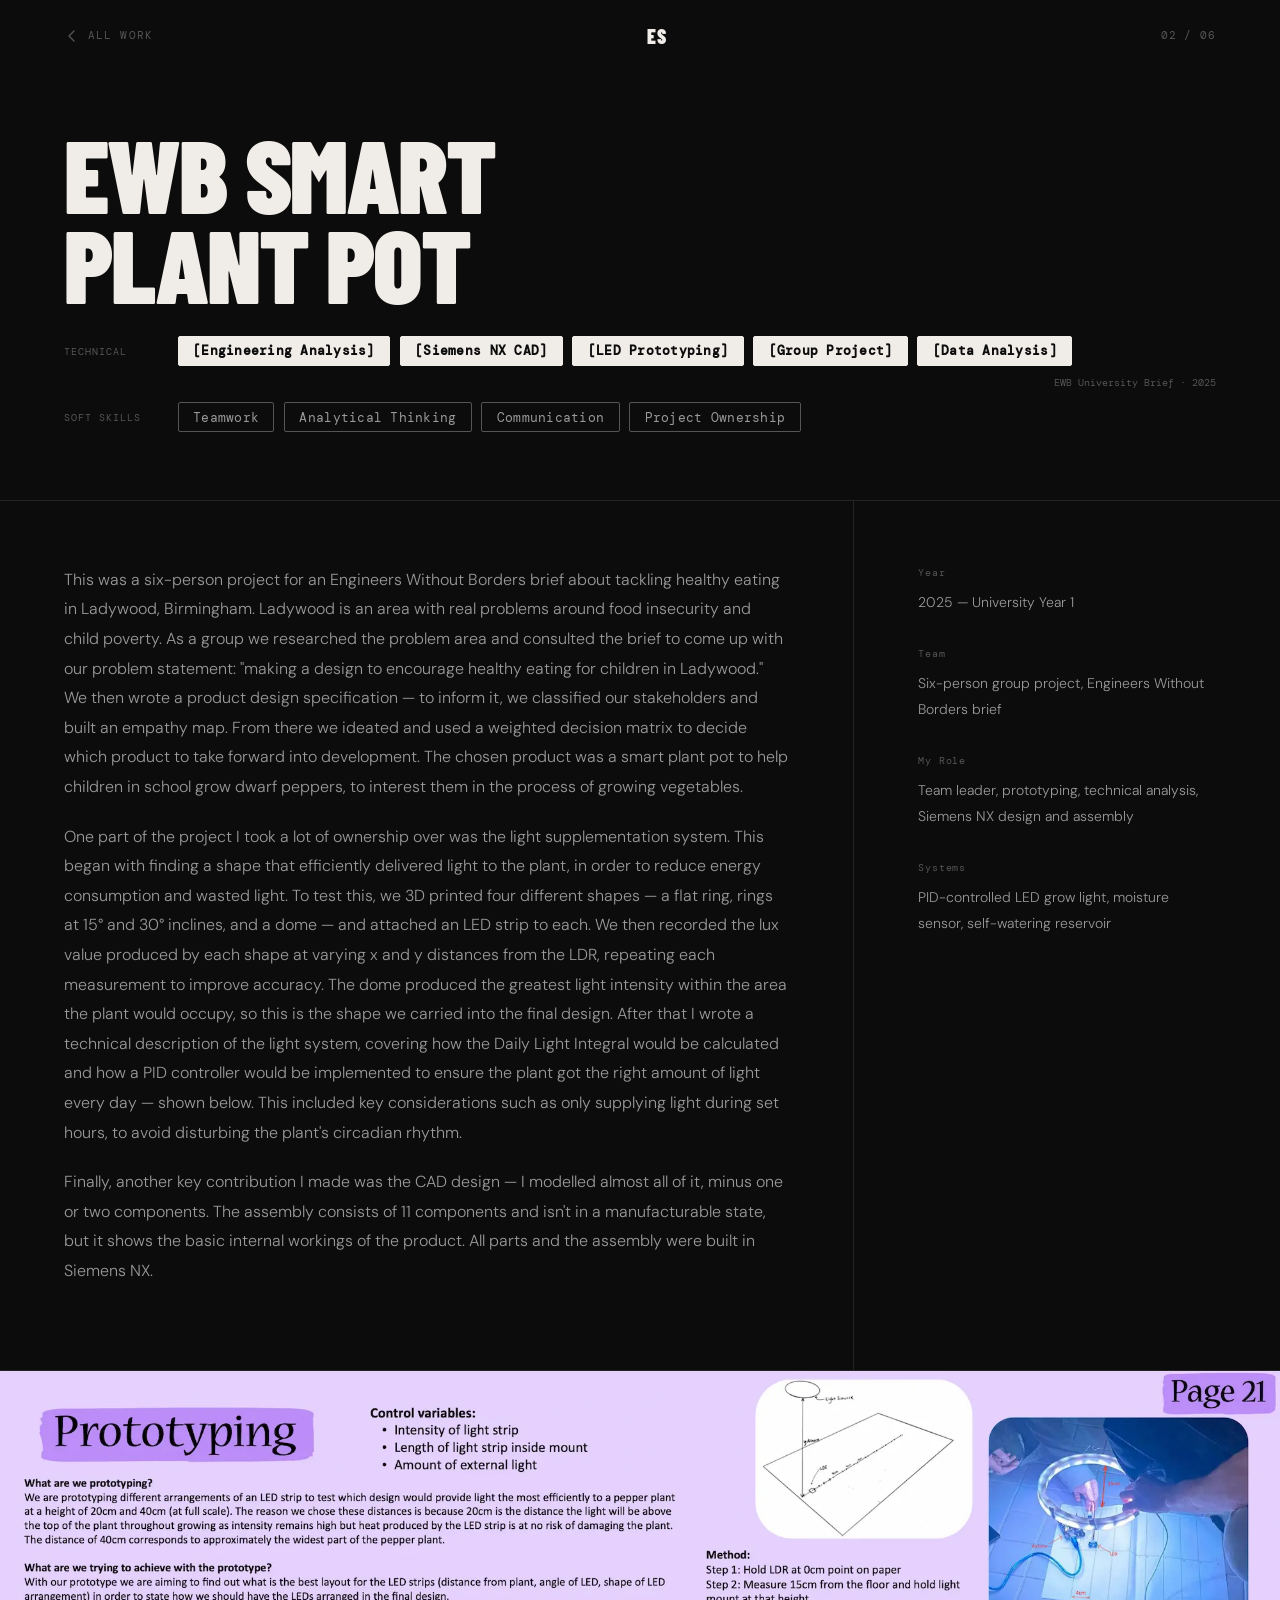
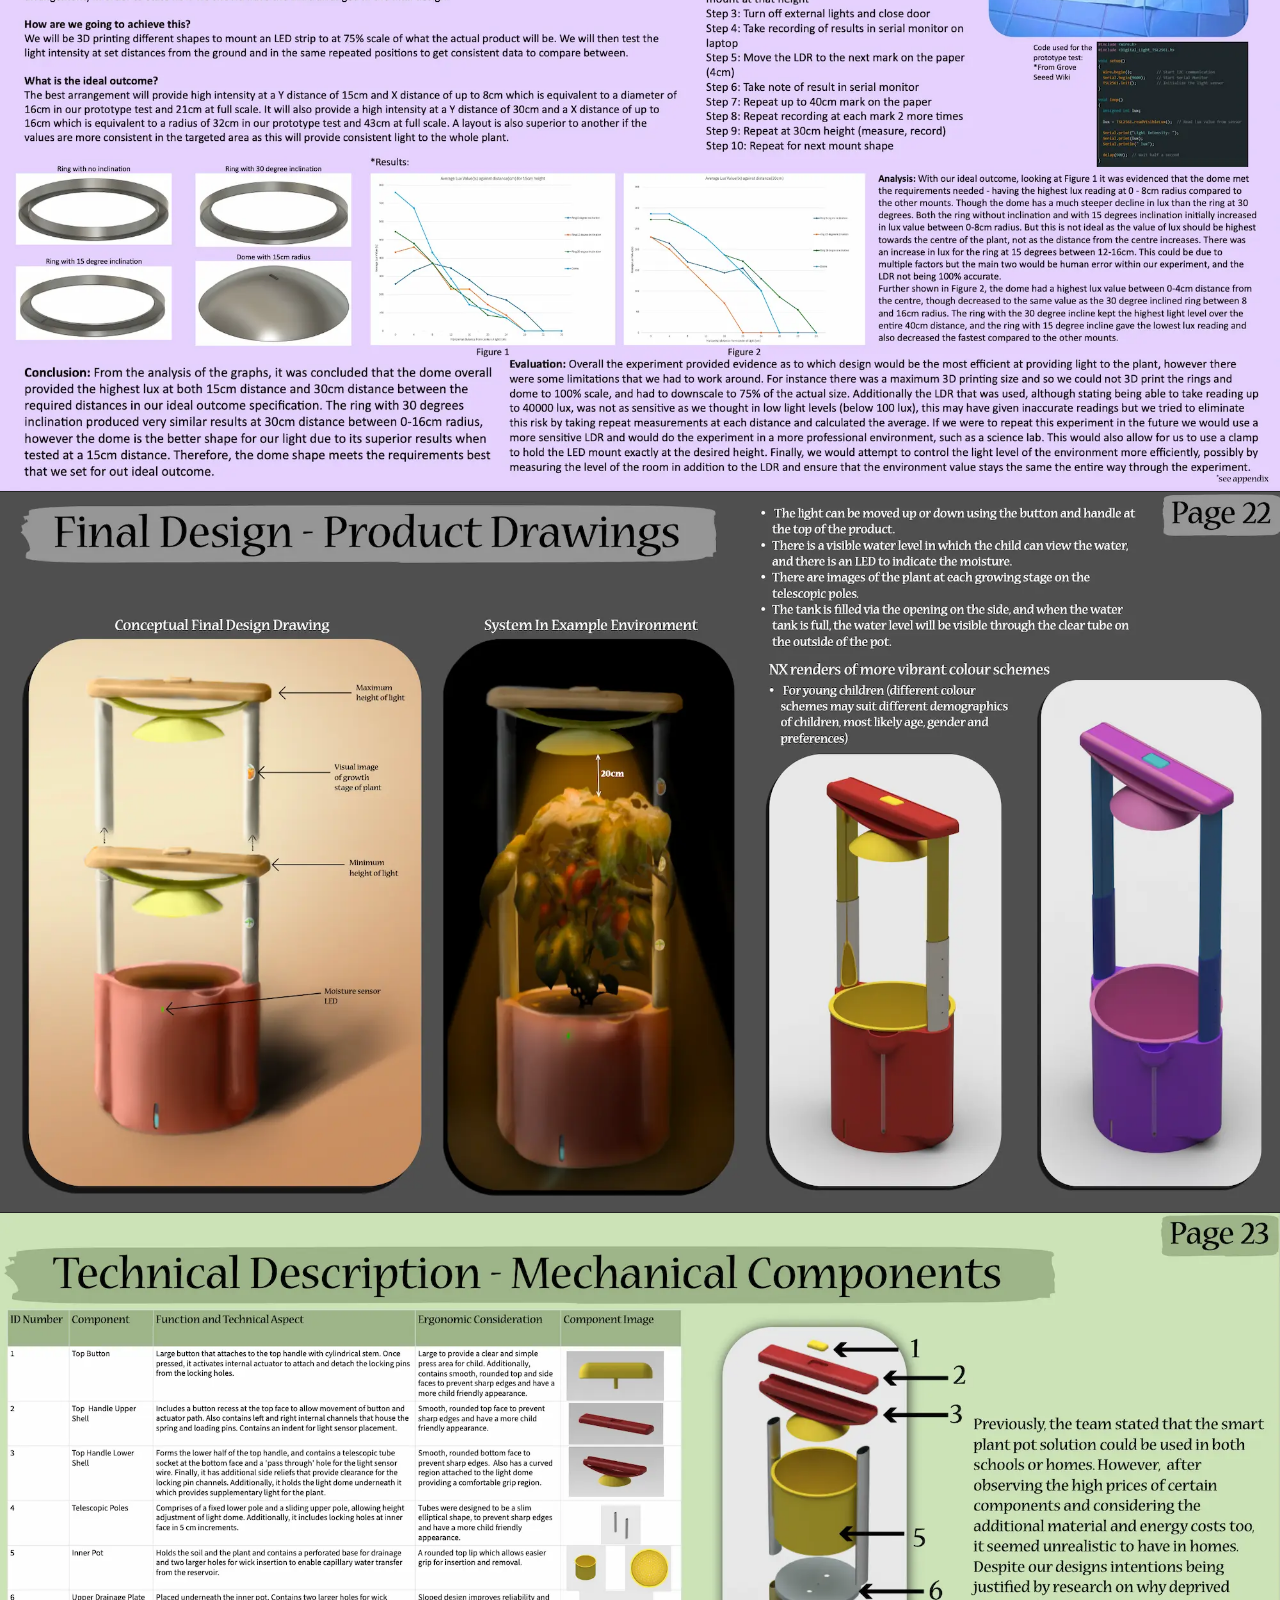
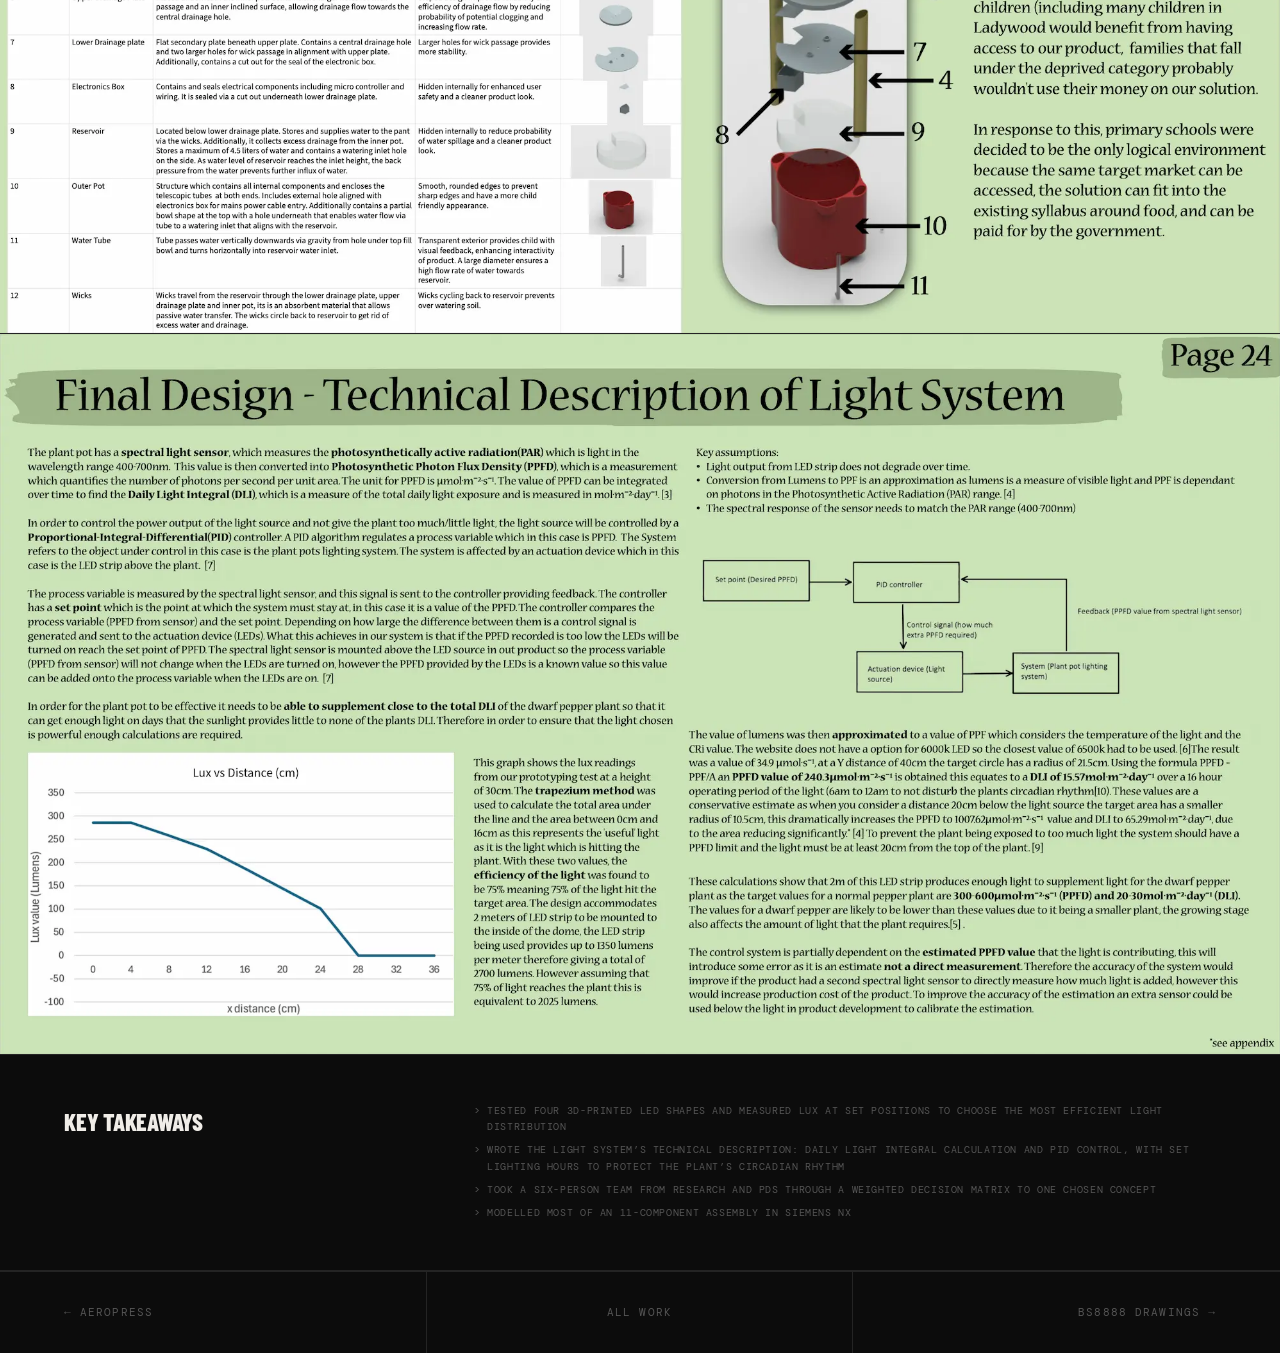
<file: project-plant-pot.html>
<!DOCTYPE html>
<html lang="en">
<head>

<meta charset="UTF-8"><meta name="viewport" content="width=device-width, initial-scale=1.0">
<title>EWB Smart Plant Pot — Elias Savage</title>
<link rel="preconnect" href="https://fonts.googleapis.com"><link rel="preconnect" href="https://fonts.gstatic.com" crossorigin>
<link href="https://fonts.googleapis.com/css2?family=Barlow+Condensed:wght@400;700;800;900&family=DM+Sans:opsz,wght@9..40,300;9..40,400&family=DM+Mono:wght@400&display=swap" rel="stylesheet">
<style>
:root{--bg:#0c0c0c;--bg2:#141414;--bg3:#1c1c1c;--text:#f0ede8;--text-mid:#999;--text-dim:#555;--border:#242424;--font-d:'Barlow Condensed',sans-serif;--font-b:'DM Sans',sans-serif;--font-m:'DM Mono',monospace;--gap:clamp(1.5rem,3vw,3rem);--gutter:clamp(1.5rem,5vw,5rem)}
*,*::before,*::after{box-sizing:border-box;margin:0;padding:0}html{scroll-behavior:smooth}body{background:var(--bg);color:var(--text);font-family:var(--font-b);font-size:16px;font-weight:400;line-height:1.6;-webkit-font-smoothing:antialiased;overflow-x:hidden}a{color:inherit;text-decoration:none}ul{list-style:none}img{display:block;width:100%}
.mono{font-family:var(--font-m);font-size:.7rem;letter-spacing:.08em;text-transform:uppercase}.dim{color:var(--text-dim)}
.nav{position:fixed;top:0;left:0;right:0;z-index:100;display:flex;justify-content:space-between;align-items:center;padding:1.25rem var(--gutter);transition:background .4s}
.nav.scrolled{background:rgba(12,12,12,.92);backdrop-filter:blur(12px);border-bottom:1px solid var(--border)}
.nav-logo{font-family:var(--font-d);font-weight:900;font-size:1.25rem;letter-spacing:.06em}
.nav-back{font-family:var(--font-m);font-size:.7rem;letter-spacing:.1em;text-transform:uppercase;color:var(--text-dim);transition:color .2s;display:flex;align-items:center;gap:.5rem}
.nav-back:hover{color:var(--text)}
.img-slot{background:var(--bg3);border:1px solid var(--border);display:flex;flex-direction:column;justify-content:flex-end;align-items:flex-start;padding:1rem;position:relative;overflow:hidden;transition:border-color .25s;cursor:pointer;width:100%}
.img-slot:hover{border-color:var(--text-dim)}.img-slot.drag-over{border-color:var(--text)}
.img-slot img{position:absolute;inset:0;width:100%;height:100%;object-fit:cover}
.slot-hint{font-family:var(--font-m);font-size:.62rem;letter-spacing:.08em;color:var(--text-dim);position:relative;z-index:1}
.proj-header{padding:8rem var(--gutter) 4rem;border-bottom:1px solid var(--border)}
.proj-num{font-family:var(--font-m);font-size:.65rem;letter-spacing:.1em;color:var(--text-dim);margin-bottom:1.25rem;display:block}
.proj-title{font-family:var(--font-d);font-weight:900;font-size:clamp(3.5rem,8vw,8rem);line-height:.88;letter-spacing:-.02em;text-transform:uppercase;margin-bottom:1.75rem}
.proj-tags{display:flex;flex-direction:column;gap:.65rem;margin-bottom:.25rem}
.tag-row{display:grid;grid-template-columns:6.5rem 1fr;column-gap:.6rem;align-items:start}
.tag-row-label{font-size:.6rem;font-family:var(--font-m);letter-spacing:.1em;text-transform:uppercase;color:var(--text-dim);padding-top:.5rem}
.chips{display:flex;flex-wrap:wrap;gap:.6rem}
.skill-tag{font-family:var(--font-m);font-size:.82rem;letter-spacing:.02em;padding:.45rem .9rem;border-radius:2px;white-space:nowrap;line-height:1}
.skill-tag.core{background:var(--text);color:var(--bg);font-weight:700;border:1px solid var(--text)}
.skill-tag.soft{background:transparent;color:var(--text-mid);border:1px solid var(--text-dim);font-weight:400}
.yr-tag{font-family:var(--font-m);font-size:.65rem;color:var(--text-dim);margin-left:auto}
.proj-hero .img-slot{aspect-ratio:16/9;border-left:none;border-right:none;border-top:none}
.proj-body{display:grid;grid-template-columns:2fr 1fr;border-bottom:1px solid var(--border)}
.proj-text{padding:4rem var(--gutter)}.proj-text p{font-size:1rem;color:var(--text-mid);line-height:1.85;font-weight:300;margin-bottom:1.25rem}
.proj-specs{padding:4rem var(--gutter);border-left:1px solid var(--border);display:flex;flex-direction:column;gap:2rem}
.spec-label{display:block;font-family:var(--font-m);font-size:.62rem;letter-spacing:.08em;color:var(--text-dim);margin-bottom:.5rem}
.spec-val{font-size:.875rem;color:var(--text-mid);font-weight:300;line-height:1.65}
.proj-gallery{display:grid;gap:1px;background:var(--border);border-bottom:1px solid var(--border)}
.g3{grid-template-columns:repeat(3,1fr)}.g2{grid-template-columns:1fr 1fr}
.proj-gallery .img-slot{border:none;aspect-ratio:4/3}
.proj-takeaways{display:grid;grid-template-columns:1fr 2fr;gap:var(--gap);padding:3rem var(--gutter);border-bottom:1px solid var(--border);align-items:start}
.tk-head{font-family:var(--font-d);font-weight:800;font-size:1.5rem;text-transform:uppercase;letter-spacing:-.01em}
.tk-list{display:flex;flex-direction:column;gap:.4rem}
.tk-list li{font-family:var(--font-m);font-size:.65rem;letter-spacing:.06em;text-transform:uppercase;color:var(--text-dim);padding-left:.85rem;position:relative}
.tk-list li::before{content:'>';position:absolute;left:0}
.proj-nav{display:grid;grid-template-columns:1fr 1fr 1fr}
.proj-nav a{padding:2rem var(--gutter);font-family:var(--font-m);font-size:.7rem;letter-spacing:.1em;text-transform:uppercase;color:var(--text-dim);transition:color .2s,background .2s;border-right:1px solid var(--border);border-top:1px solid var(--border);display:block}
.proj-nav a:last-child{border-right:none;text-align:right}.proj-nav a:nth-child(2){text-align:center}.proj-nav a:hover{color:var(--text);background:var(--bg2)}

.proj-gallery{position:relative;isolation:isolate}
.proj-gallery.wide .img-slot{aspect-ratio:16/9}
.g4{grid-template-columns:repeat(4,1fr)}.g1{grid-template-columns:1fr}
.reveal{opacity:0;transform:translateY(20px);transition:opacity .65s ease,transform .65s ease}.reveal.in{opacity:1;transform:none}
@media(max-width:900px){.proj-body{grid-template-columns:1fr}.proj-specs{border-left:none;border-top:1px solid var(--border)}.g3{grid-template-columns:1fr 1fr}.proj-takeaways{grid-template-columns:1fr}}
@media(max-width:600px){.proj-nav a{padding:1.5rem 1rem}}
</style>
</head>
<body>
<nav class="nav" id="nav">
  <a href="/" class="nav-back"><svg width="16" height="16" viewBox="0 0 16 16" fill="none"><path d="M10 3L5 8l5 5" stroke="currentColor" stroke-width="1.4" stroke-linecap="round" stroke-linejoin="round"/></svg> All Work</a>
  <a href="/" class="nav-logo">ES</a>
  <span class="mono dim">02 / 06</span>
</nav>
<header class="proj-header reveal">
  <h1 class="proj-title">EWB Smart<br>Plant Pot</h1>
  <div class="proj-tags">
    <div class="tag-row">
      <span class="tag-row-label">Technical</span>
      <div class="chips">
      <span class="skill-tag core">[Engineering Analysis]</span>
      <span class="skill-tag core">[Siemens NX CAD]</span>
      <span class="skill-tag core">[LED Prototyping]</span>
      <span class="skill-tag core">[Group Project]</span>
      <span class="skill-tag core">[Data Analysis]</span>
      <span class="yr-tag">EWB University Brief · 2025</span>
      </div>
    </div>
    <div class="tag-row">
      <span class="tag-row-label">Soft Skills</span>
      <div class="chips">
      <span class="skill-tag soft">Teamwork</span>
      <span class="skill-tag soft">Analytical Thinking</span>
      <span class="skill-tag soft">Communication</span>
      <span class="skill-tag soft">Project Ownership</span>
      </div>
    </div>
  </div>
</header>
<div class="proj-body reveal">
  <div class="proj-text">
    <p>This was a six-person project for an Engineers Without Borders brief about tackling healthy eating in Ladywood, Birmingham. Ladywood is an area with real problems around food insecurity and child poverty. As a group we researched the problem area and consulted the brief to come up with our problem statement: "making a design to encourage healthy eating for children in Ladywood." We then wrote a product design specification &mdash; to inform it, we classified our stakeholders and built an empathy map. From there we ideated and used a weighted decision matrix to decide which product to take forward into development. The chosen product was a smart plant pot to help children in school grow dwarf peppers, to interest them in the process of growing vegetables.</p>
    <p>One part of the project I took a lot of ownership over was the light supplementation system. This began with finding a shape that efficiently delivered light to the plant, in order to reduce energy consumption and wasted light. To test this, we 3D printed four different shapes &mdash; a flat ring, rings at 15&deg; and 30&deg; inclines, and a dome &mdash; and attached an LED strip to each. We then recorded the lux value produced by each shape at varying x and y distances from the LDR, repeating each measurement to improve accuracy. The dome produced the greatest light intensity within the area the plant would occupy, so this is the shape we carried into the final design. After that I wrote a technical description of the light system, covering how the Daily Light Integral would be calculated and how a PID controller would be implemented to ensure the plant got the right amount of light every day &mdash; shown below. This included key considerations such as only supplying light during set hours, to avoid disturbing the plant's circadian rhythm.</p>
    <p>Finally, another key contribution I made was the CAD design &mdash; I modelled almost all of it, minus one or two components. The assembly consists of 11 components and isn't in a manufacturable state, but it shows the basic internal workings of the product. All parts and the assembly were built in Siemens NX.</p>
  </div>
  <div class="proj-specs">
    <div><span class="spec-label">Year</span><span class="spec-val">2025 — University Year 1</span></div>
    <div><span class="spec-label">Team</span><span class="spec-val">Six-person group project, Engineers Without Borders brief</span></div>
    <div><span class="spec-label">My Role</span><span class="spec-val">Team leader, prototyping, technical analysis, Siemens NX design and assembly</span></div>
    <div><span class="spec-label">Systems</span><span class="spec-val">PID-controlled LED grow light, moisture sensor, self-watering reservoir</span></div>
  </div>
</div>
<div class="proj-gallery g1 wide reveal">
  <div class="img-slot"><img src="images/plant-pot/c.webp" alt="LED geometry prototyping — ring and dome light tests"></div>
  <div class="img-slot"><img src="images/plant-pot/a.webp" alt="Final design product drawings and colour renders"></div>
  <div class="img-slot"><img src="images/plant-pot/b.webp" alt="Exploded assembly CAD view"></div>
  <div class="img-slot"><img src="images/plant-pot/d.webp" alt="PID control diagram and PPFD/DLI analysis"></div>
</div>
<div class="proj-takeaways reveal">
  <h2 class="tk-head">Key Takeaways</h2>
  <ul class="tk-list">
    <li>Tested four 3D-printed LED shapes and measured lux at set positions to choose the most efficient light distribution</li>
    <li>Wrote the light system&rsquo;s technical description: Daily Light Integral calculation and PID control, with set lighting hours to protect the plant&rsquo;s circadian rhythm</li>
    <li>Took a six-person team from research and PDS through a weighted decision matrix to one chosen concept</li>
    <li>Modelled most of an 11-component assembly in Siemens NX</li>
  </ul>
</div>
<nav class="proj-nav">
  <a href="project-aeropress.html">&larr; AeroPress</a>
  <a href="/">All Work</a>
  <a href="project-drawings.html">BS8888 Drawings &rarr;</a>
</nav>
<script>
const nav=document.getElementById('nav');
window.addEventListener('scroll',()=>nav.classList.toggle('scrolled',window.scrollY>40),{passive:true});
document.querySelectorAll('.reveal').forEach(el=>{new IntersectionObserver(([e],obs)=>{if(e.isIntersecting){el.classList.add('in');obs.unobserve(el);}},{threshold:.07,rootMargin:'0px 0px -30px 0px'}).observe(el);});

</script>
</body>
</html>
</file>
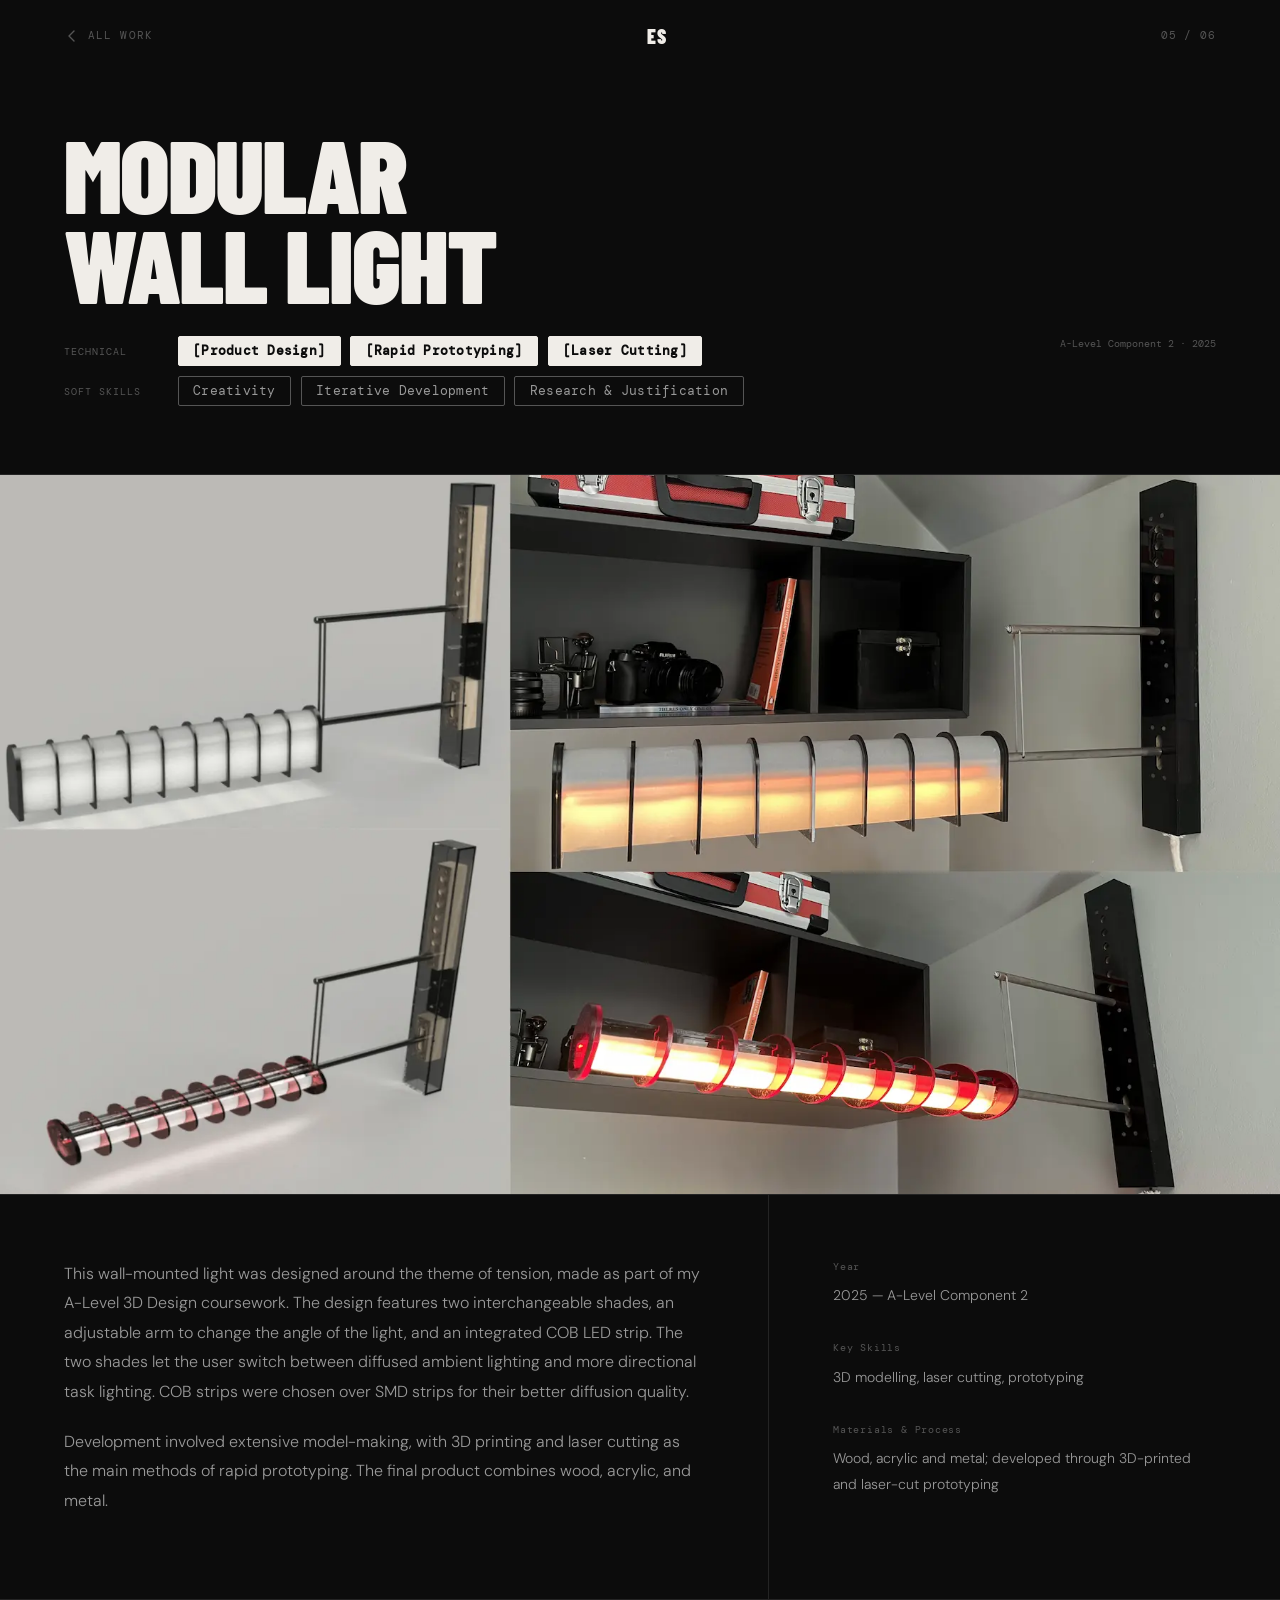
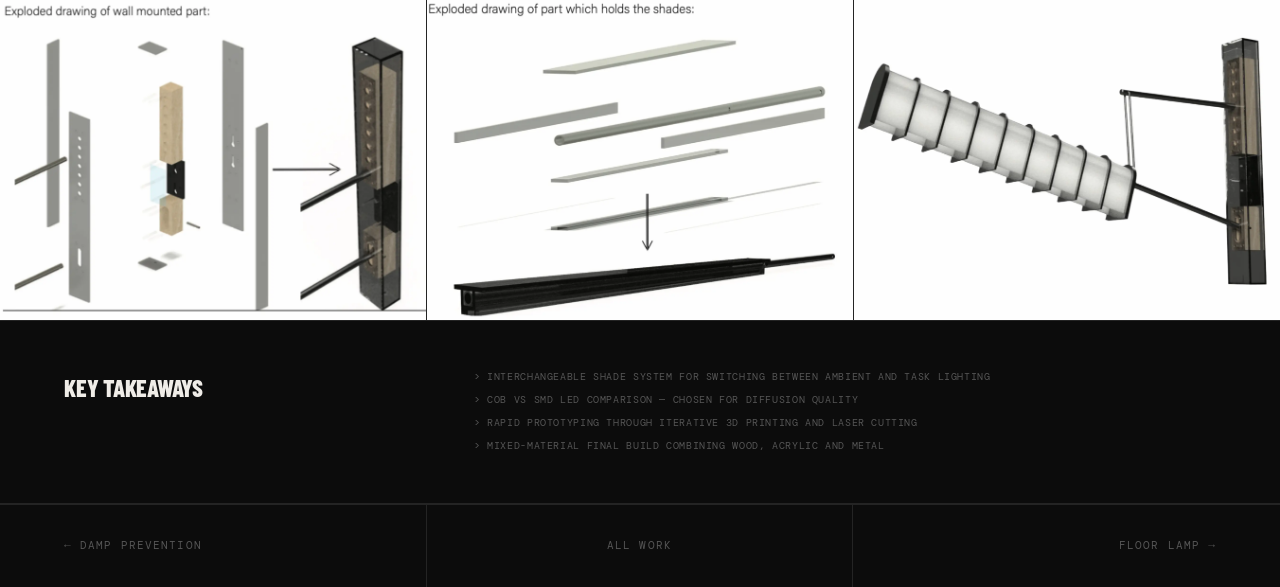
<file: project-wall-light.html>
<!DOCTYPE html>
<html lang="en">
<head>

<meta charset="UTF-8"><meta name="viewport" content="width=device-width, initial-scale=1.0">
<title>Modular Wall Light — Elias Savage</title>
<link rel="preconnect" href="https://fonts.googleapis.com"><link rel="preconnect" href="https://fonts.gstatic.com" crossorigin>
<link href="https://fonts.googleapis.com/css2?family=Barlow+Condensed:wght@400;700;800;900&family=DM+Sans:opsz,wght@9..40,300;9..40,400&family=DM+Mono:wght@400&display=swap" rel="stylesheet">
<style>
:root{--bg:#0c0c0c;--bg2:#141414;--bg3:#1c1c1c;--text:#f0ede8;--text-mid:#999;--text-dim:#555;--border:#242424;--font-d:'Barlow Condensed',sans-serif;--font-b:'DM Sans',sans-serif;--font-m:'DM Mono',monospace;--gap:clamp(1.5rem,3vw,3rem);--gutter:clamp(1.5rem,5vw,5rem)}
*,*::before,*::after{box-sizing:border-box;margin:0;padding:0}html{scroll-behavior:smooth}body{background:var(--bg);color:var(--text);font-family:var(--font-b);font-size:16px;font-weight:400;line-height:1.6;-webkit-font-smoothing:antialiased;overflow-x:hidden}a{color:inherit;text-decoration:none}ul{list-style:none}img{display:block;width:100%}
.mono{font-family:var(--font-m);font-size:.7rem;letter-spacing:.08em;text-transform:uppercase}.dim{color:var(--text-dim)}
.nav{position:fixed;top:0;left:0;right:0;z-index:100;display:flex;justify-content:space-between;align-items:center;padding:1.25rem var(--gutter);transition:background .4s}
.nav.scrolled{background:rgba(12,12,12,.92);backdrop-filter:blur(12px);border-bottom:1px solid var(--border)}
.nav-logo{font-family:var(--font-d);font-weight:900;font-size:1.25rem;letter-spacing:.06em}
.nav-back{font-family:var(--font-m);font-size:.7rem;letter-spacing:.1em;text-transform:uppercase;color:var(--text-dim);transition:color .2s;display:flex;align-items:center;gap:.5rem}
.nav-back:hover{color:var(--text)}
.img-slot{background:var(--bg3);border:1px solid var(--border);display:flex;flex-direction:column;justify-content:flex-end;align-items:flex-start;padding:1rem;position:relative;overflow:hidden;transition:border-color .25s;cursor:pointer;width:100%}
.img-slot:hover{border-color:var(--text-dim)}.img-slot.drag-over{border-color:var(--text)}
.img-slot img{position:absolute;inset:0;width:100%;height:100%;object-fit:cover}
.slot-hint{font-family:var(--font-m);font-size:.62rem;letter-spacing:.08em;color:var(--text-dim);position:relative;z-index:1}
.proj-header{padding:8rem var(--gutter) 4rem;border-bottom:1px solid var(--border)}
.proj-num{font-family:var(--font-m);font-size:.65rem;letter-spacing:.1em;color:var(--text-dim);margin-bottom:1.25rem;display:block}
.proj-title{font-family:var(--font-d);font-weight:900;font-size:clamp(3.5rem,8vw,8rem);line-height:.88;letter-spacing:-.02em;text-transform:uppercase;margin-bottom:1.75rem}
.proj-tags{display:flex;flex-direction:column;gap:.65rem;margin-bottom:.25rem}
.tag-row{display:grid;grid-template-columns:6.5rem 1fr;column-gap:.6rem;align-items:start}
.tag-row-label{font-size:.6rem;font-family:var(--font-m);letter-spacing:.1em;text-transform:uppercase;color:var(--text-dim);padding-top:.5rem}
.chips{display:flex;flex-wrap:wrap;gap:.6rem}
.skill-tag{font-family:var(--font-m);font-size:.82rem;letter-spacing:.02em;padding:.45rem .9rem;border-radius:2px;white-space:nowrap;line-height:1}
.skill-tag.core{background:var(--text);color:var(--bg);font-weight:700;border:1px solid var(--text)}
.skill-tag.soft{background:transparent;color:var(--text-mid);border:1px solid var(--text-dim);font-weight:400}
.yr-tag{font-family:var(--font-m);font-size:.65rem;color:var(--text-dim);margin-left:auto}
.proj-hero .img-slot{aspect-ratio:16/9;border-left:none;border-right:none;border-top:none}
.proj-body{display:grid;grid-template-columns:1.5fr 1fr;border-bottom:1px solid var(--border)}
.proj-text{padding:4rem var(--gutter)}.proj-text p{font-size:1rem;color:var(--text-mid);line-height:1.85;font-weight:300;margin-bottom:1.25rem}
.proj-specs{padding:4rem var(--gutter);border-left:1px solid var(--border);display:flex;flex-direction:column;gap:2rem}
.spec-label{display:block;font-family:var(--font-m);font-size:.62rem;letter-spacing:.08em;color:var(--text-dim);margin-bottom:.5rem}
.spec-val{font-size:.875rem;color:var(--text-mid);font-weight:300;line-height:1.65}
.proj-gallery{display:grid;gap:1px;background:var(--border);border-bottom:1px solid var(--border)}
.g3{grid-template-columns:repeat(3,1fr)}.g2{grid-template-columns:1fr 1fr}
.proj-gallery .img-slot{border:none;aspect-ratio:4/3}
.proj-takeaways{display:grid;grid-template-columns:1fr 2fr;gap:var(--gap);padding:3rem var(--gutter);border-bottom:1px solid var(--border);align-items:start}
.tk-head{font-family:var(--font-d);font-weight:800;font-size:1.5rem;text-transform:uppercase;letter-spacing:-.01em}
.tk-list{display:flex;flex-direction:column;gap:.4rem}
.tk-list li{font-family:var(--font-m);font-size:.65rem;letter-spacing:.06em;text-transform:uppercase;color:var(--text-dim);padding-left:.85rem;position:relative}
.tk-list li::before{content:'>';position:absolute;left:0}
.proj-nav{display:grid;grid-template-columns:1fr 1fr 1fr}
.proj-nav a{padding:2rem var(--gutter);font-family:var(--font-m);font-size:.7rem;letter-spacing:.1em;text-transform:uppercase;color:var(--text-dim);transition:color .2s,background .2s;border-right:1px solid var(--border);border-top:1px solid var(--border);display:block}
.proj-nav a:last-child{border-right:none;text-align:right}.proj-nav a:nth-child(2){text-align:center}.proj-nav a:hover{color:var(--text);background:var(--bg2)}

.proj-gallery{position:relative;isolation:isolate}
.proj-gallery .img-slot{transition:transform .45s cubic-bezier(.2,.7,.2,1),box-shadow .45s}
.proj-gallery .img-slot:hover{transform:scale(1.14);z-index:5;box-shadow:0 2.5rem 5rem rgba(0,0,0,.7)}
.proj-gallery.wide .img-slot{aspect-ratio:16/9}
.g4{grid-template-columns:repeat(4,1fr)}
.reveal{opacity:0;transform:translateY(20px);transition:opacity .65s ease,transform .65s ease}.reveal.in{opacity:1;transform:none}
@media(max-width:900px){.proj-body{grid-template-columns:1fr}.proj-specs{border-left:none;border-top:1px solid var(--border)}.g3{grid-template-columns:1fr 1fr}.proj-takeaways{grid-template-columns:1fr}}
@media(max-width:600px){.proj-nav a{padding:1.5rem 1rem}}
</style>
</head>
<body>
<nav class="nav" id="nav">
  <a href="/" class="nav-back"><svg width="16" height="16" viewBox="0 0 16 16" fill="none"><path d="M10 3L5 8l5 5" stroke="currentColor" stroke-width="1.4" stroke-linecap="round" stroke-linejoin="round"/></svg> All Work</a>
  <a href="/" class="nav-logo">ES</a>
  <span class="mono dim">05 / 06</span>
</nav>
<header class="proj-header reveal">
  <h1 class="proj-title">Modular<br>Wall Light</h1>
  <div class="proj-tags">
    <div class="tag-row">
      <span class="tag-row-label">Technical</span>
      <div class="chips">
      <span class="skill-tag core">[Product Design]</span>
      <span class="skill-tag core">[Rapid Prototyping]</span>
      <span class="skill-tag core">[Laser Cutting]</span>
      <span class="yr-tag">A-Level Component 2 · 2025</span>
      </div>
    </div>
    <div class="tag-row">
      <span class="tag-row-label">Soft Skills</span>
      <div class="chips">
      <span class="skill-tag soft">Creativity</span>
      <span class="skill-tag soft">Iterative Development</span>
      <span class="skill-tag soft">Research &amp; Justification</span>
      </div>
    </div>
  </div>
</header>
<div class="proj-hero">
  <div class="img-slot"><img src="images/wall-light/hero.webp" alt="Modular wall light — final product photograph"></div>
</div>
<div class="proj-body reveal">
  <div class="proj-text">
    <p>This wall-mounted light was designed around the theme of tension, made as part of my A-Level 3D Design coursework. The design features two interchangeable shades, an adjustable arm to change the angle of the light, and an integrated COB LED strip. The two shades let the user switch between diffused ambient lighting and more directional task lighting. COB strips were chosen over SMD strips for their better diffusion quality.</p>
    <p>Development involved extensive model-making, with 3D printing and laser cutting as the main methods of rapid prototyping. The final product combines wood, acrylic, and metal.</p>
  </div>
  <div class="proj-specs">
    <div><span class="spec-label">Year</span><span class="spec-val">2025 — A-Level Component 2</span></div>
    <div><span class="spec-label">Key Skills</span><span class="spec-val">3D modelling, laser cutting, prototyping</span></div>
    <div><span class="spec-label">Materials &amp; Process</span><span class="spec-val">Wood, acrylic and metal; developed through 3D-printed and laser-cut prototyping</span></div>
  </div>
</div>
<div class="proj-gallery g3 reveal">
  <div class="img-slot"><img src="images/wall-light/gallery-1.webp" alt="CAD renders — both shade configs"></div>
  <div class="img-slot"><img src="images/wall-light/gallery-2.webp" alt="Exploded assembly view"></div>
  <div class="img-slot"><img src="images/wall-light/gallery-3.webp" alt="Development models"></div>
</div>
<div class="proj-takeaways reveal">
  <h2 class="tk-head">Key Takeaways</h2>
  <ul class="tk-list">
    <li>Interchangeable shade system for switching between ambient and task lighting</li>
    <li>COB vs SMD LED comparison — chosen for diffusion quality</li>
    <li>Rapid prototyping through iterative 3D printing and laser cutting</li>
    <li>Mixed-material final build combining wood, acrylic and metal</li>
  </ul>
</div>
<nav class="proj-nav">
  <a href="project-damp-system.html">&larr; Damp Prevention</a>
  <a href="/">All Work</a>
  <a href="project-desk-lamp.html">Floor Lamp &rarr;</a>
</nav>
<script>
const nav=document.getElementById('nav');
window.addEventListener('scroll',()=>nav.classList.toggle('scrolled',window.scrollY>40),{passive:true});
document.querySelectorAll('.reveal').forEach(el=>{new IntersectionObserver(([e],obs)=>{if(e.isIntersecting){el.classList.add('in');obs.unobserve(el);}},{threshold:.07,rootMargin:'0px 0px -30px 0px'}).observe(el);});

</script>
</body>
</html>
</file>
